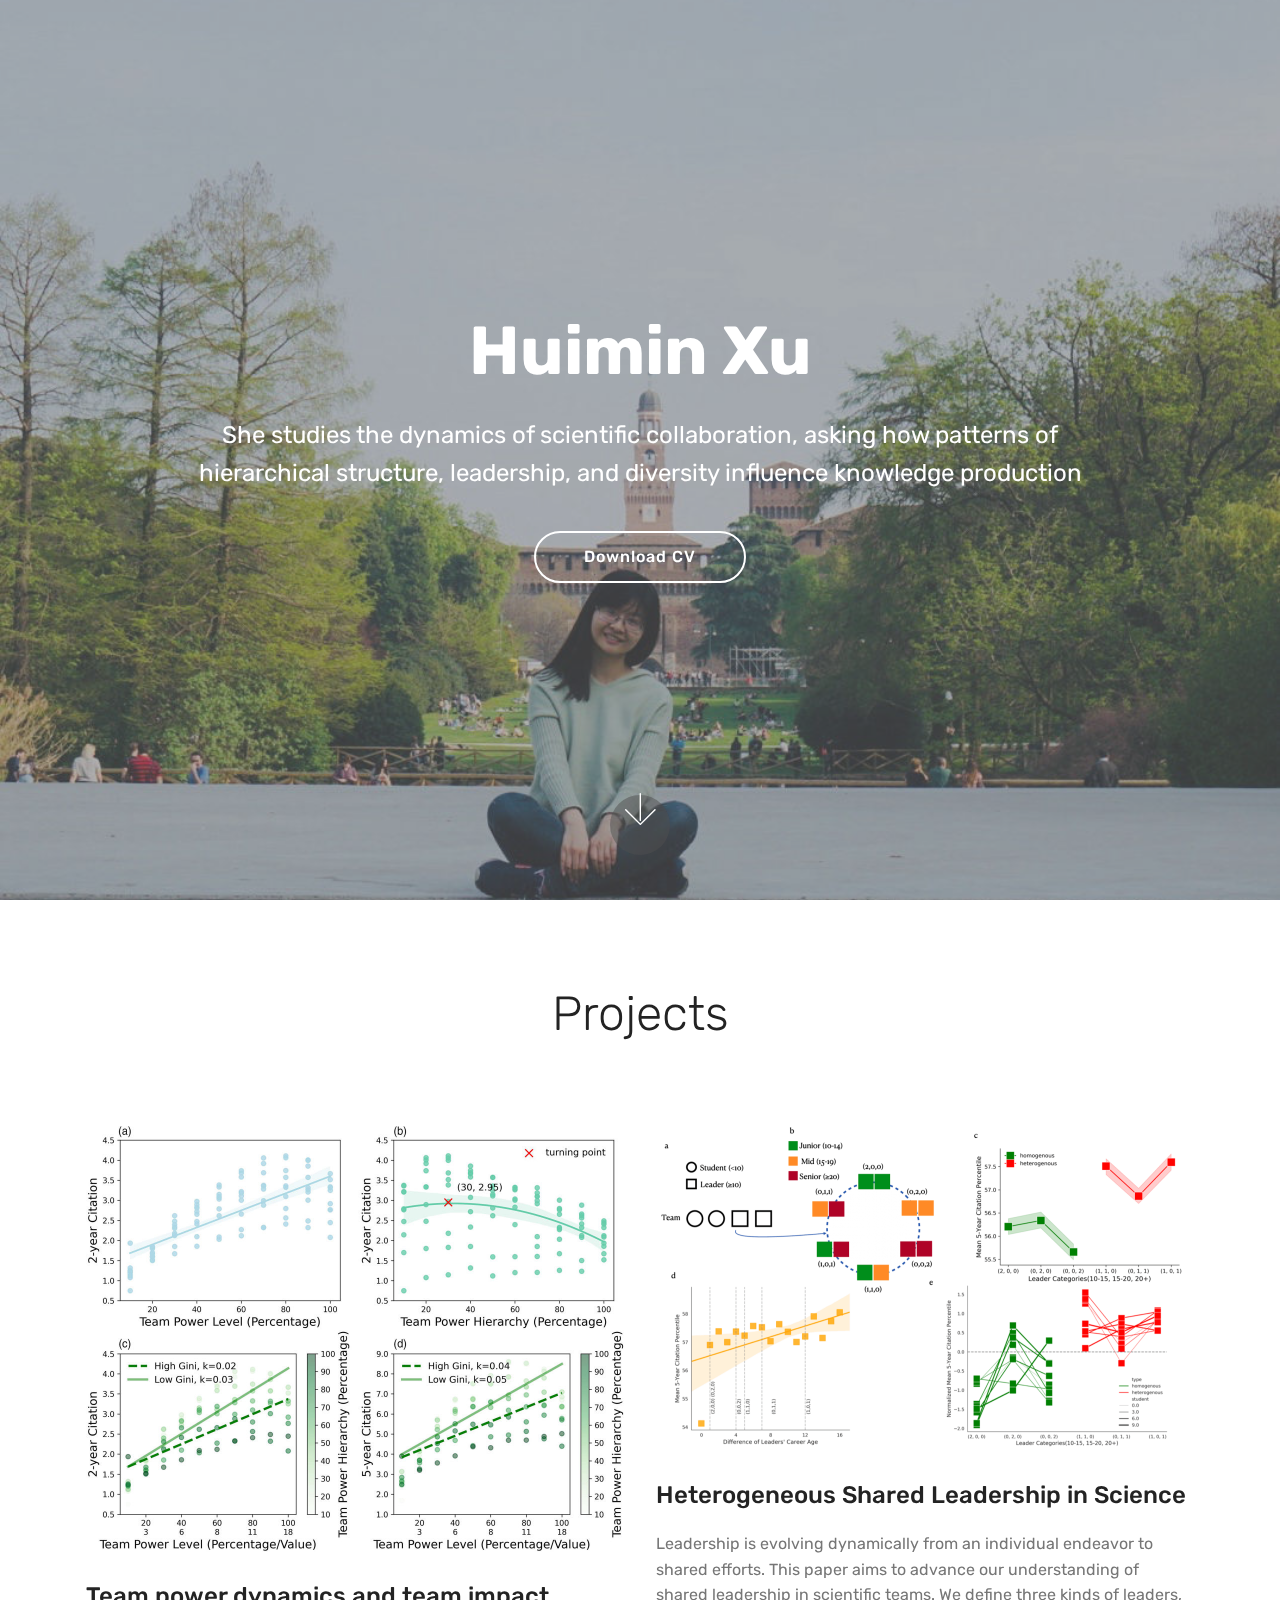
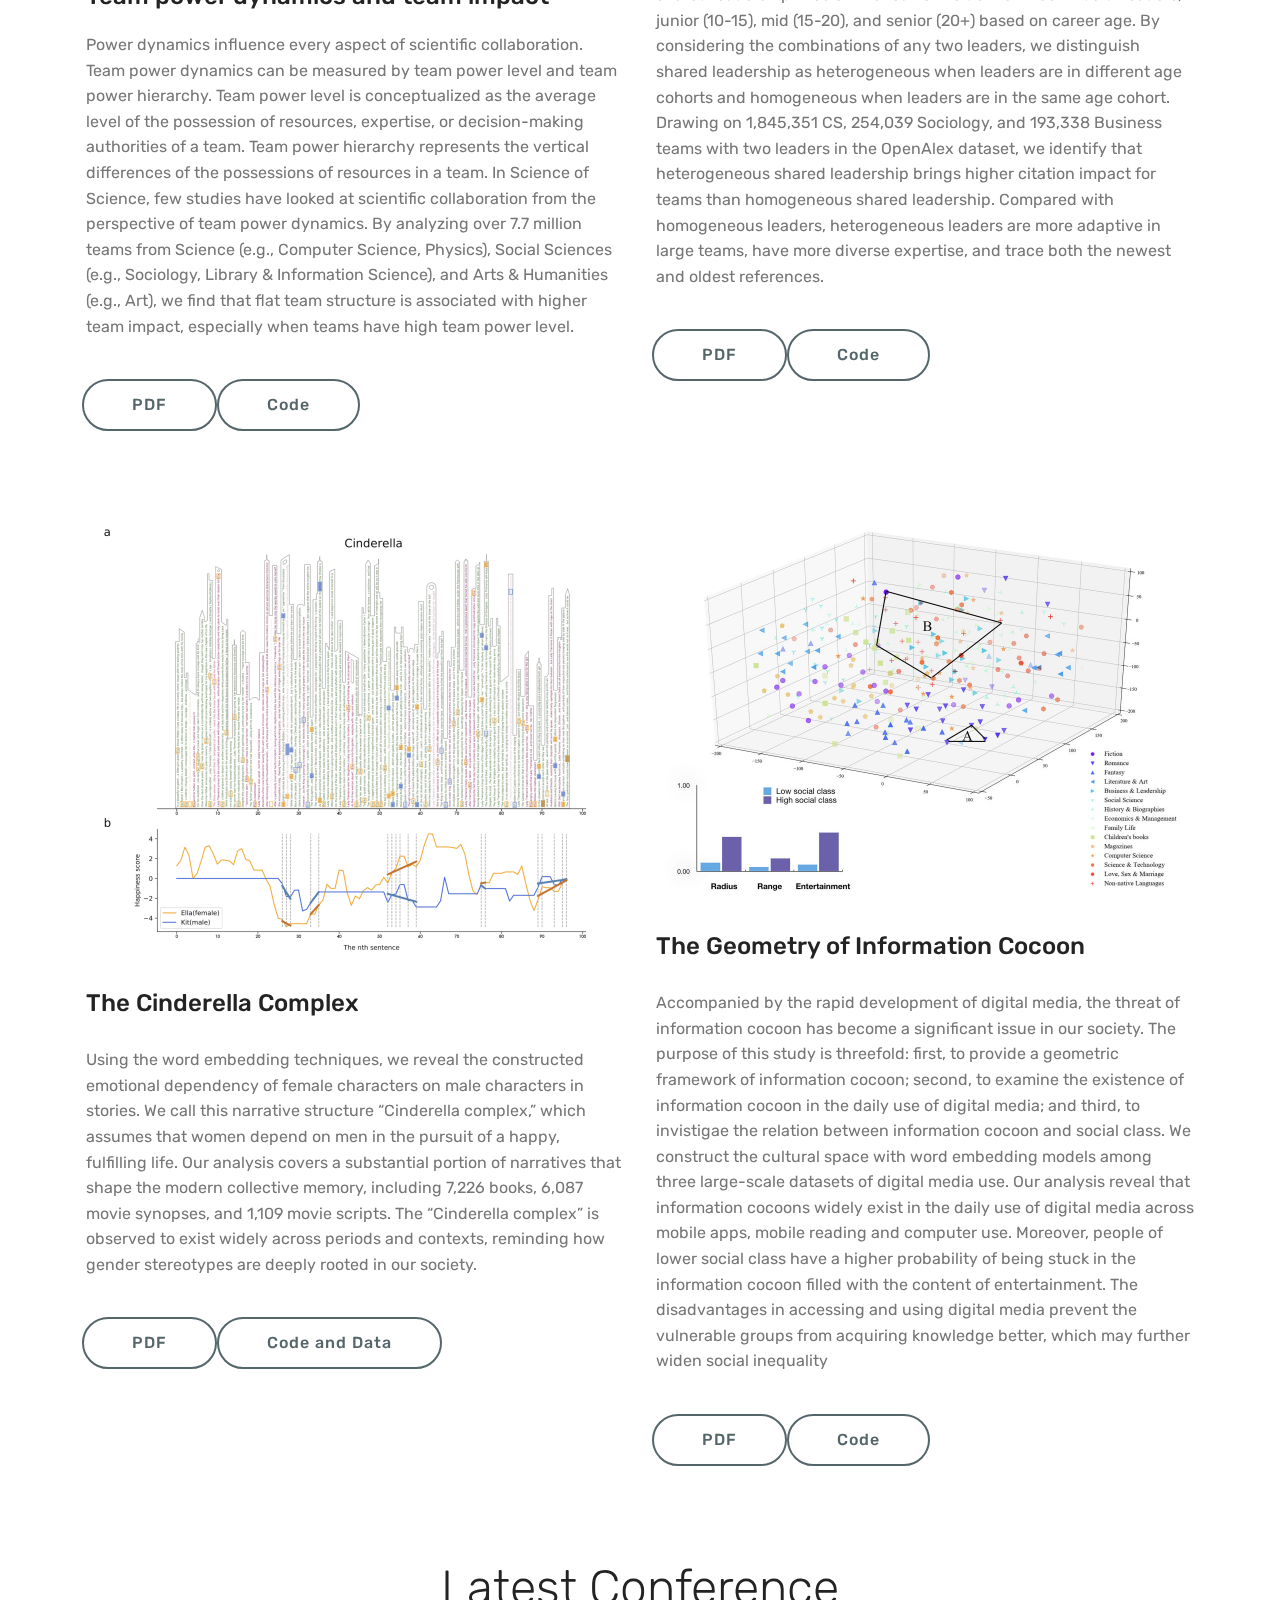
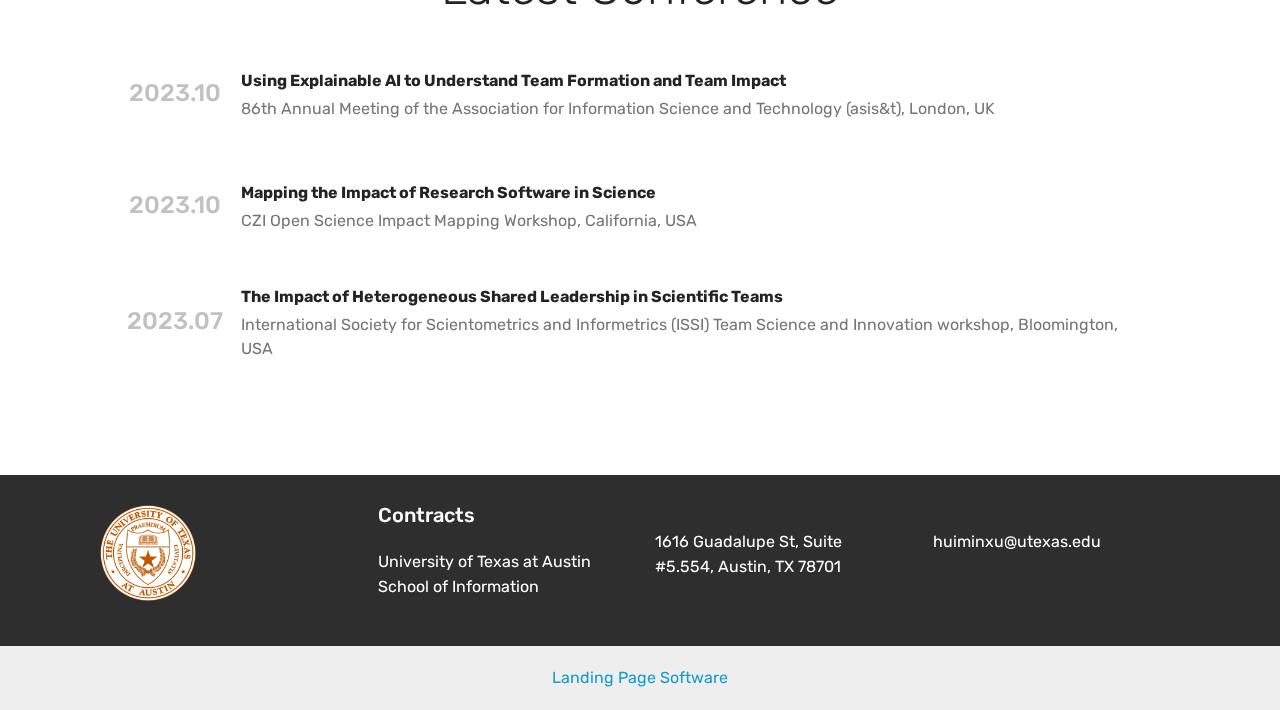
<file: index.html>
<!DOCTYPE html>
<html  >
<head>
  <!-- Site made with Mobirise Website Builder v5.9.6, https://mobirise.com -->
  <meta charset="UTF-8">
  <meta http-equiv="X-UA-Compatible" content="IE=edge">
  <meta name="generator" content="Mobirise v5.9.6, mobirise.com">
  <meta name="viewport" content="width=device-width, initial-scale=1, minimum-scale=1">
  <link rel="shortcut icon" href="assets/images/logo2.png" type="image/x-icon">
  <meta name="description" content="">
  
  
  <title>Home</title>
  <link rel="stylesheet" href="assets/web/assets/mobirise-icons/mobirise-icons.css">
  <link rel="stylesheet" href="assets/bootstrap/css/bootstrap.min.css">
  <link rel="stylesheet" href="assets/bootstrap/css/bootstrap-grid.min.css">
  <link rel="stylesheet" href="assets/bootstrap/css/bootstrap-reboot.min.css">
  <link rel="stylesheet" href="assets/tether/tether.min.css">
  <link rel="stylesheet" href="assets/dropdown/css/style.css">
  <link rel="stylesheet" href="assets/socicon/css/styles.css">
  <link rel="stylesheet" href="assets/theme/css/style.css">
  <link rel="preload" href="https://fonts.googleapis.com/css?family=Rubik:300,400,500,600,700,800,900,300i,400i,500i,600i,700i,800i,900i&display=swap" as="style" onload="this.onload=null;this.rel='stylesheet'">
  <noscript><link rel="stylesheet" href="https://fonts.googleapis.com/css?family=Rubik:300,400,500,600,700,800,900,300i,400i,500i,600i,700i,800i,900i&display=swap"></noscript>
  <link rel="preload" as="style" href="assets/mobirise/css/mbr-additional.css"><link rel="stylesheet" href="assets/mobirise/css/mbr-additional.css" type="text/css">

  
  
  
</head>
<body>
  
  <section class="menu cid-qTkzRZLJNu" once="menu" id="menu1-0">

    

    <nav class="navbar navbar-expand beta-menu navbar-dropdown align-items-center navbar-fixed-top navbar-toggleable-sm bg-color transparent">
        <button class="navbar-toggler navbar-toggler-right" type="button" data-toggle="collapse" data-target="#navbarSupportedContent" aria-controls="navbarSupportedContent" aria-expanded="false" aria-label="Toggle navigation">
            <div class="hamburger">
                <span></span>
                <span></span>
                <span></span>
                <span></span>
            </div>
        </button>
        <div class="menu-logo">
            <div class="navbar-brand">
                
                
            </div>
        </div>
        <div class="collapse navbar-collapse" id="navbarSupportedContent">
            
            
        </div>
    </nav>
</section>

<section class="cid-qTkA127IK8 mbr-fullscreen mbr-parallax-background" id="header2-1">

    

    <div class="mbr-overlay" style="opacity: 0.5; background-color: rgb(118, 118, 118);"></div>

    <div class="container align-center">
        <div class="row justify-content-md-center">
            <div class="mbr-white col-md-10">
                <h1 class="mbr-section-title mbr-bold pb-3 mbr-fonts-style display-1">Huimin Xu</h1>
                
                <p class="mbr-text pb-3 mbr-fonts-style display-5">She studies the dynamics of scientific collaboration, asking how patterns of hierarchical structure, leadership, and diversity influence knowledge production</p>
                <div class="mbr-section-btn"><a class="btn btn-md btn-white-outline display-4" href="assets/files/HUIMIN-XU_CV_adademia.pdf" target="_blank">Download CV</a></div>
            </div>
        </div>
    </div>
    <div class="mbr-arrow hidden-sm-down" aria-hidden="true">
        <a href="#next">
            <i class="mbri-down mbr-iconfont"></i>
        </a>
    </div>
</section>

<section class="services1 cid-tS6YcXbshu" id="services1-v">
    <!---->
    
    <!---->
    <!--Overlay-->
    
    <!--Container-->
    <div class="container">
        <div class="row justify-content-center">
            <!--Titles-->
            <div class="title pb-5 col-12">
                <h2 class="align-left pb-3 mbr-fonts-style display-2">
                    Projects</h2>
                
            </div>
            <!--Card-1-->
            <div class="card col-12 col-md-6 p-3">
                <div class="card-wrapper">
                    <div class="card-img">
                        <img src="assets/images/asi24653-fig-0005-m-1076x852.jpg" alt="Mobirise" title="">
                    </div>
                    <div class="card-box">
                        <h4 class="card-title mbr-fonts-style display-5">Team power dynamics and team impact</h4>
                        <p class="mbr-text mbr-fonts-style display-7">Power dynamics influence every aspect of scientific collaboration. Team power dynamics can be measured by team power level and team power hierarchy. Team power level is conceptualized as the average level of the possession of resources, expertise, or decision-making authorities of a team. Team power hierarchy represents the vertical differences of the possessions of resources in a team. In Science of Science, few studies have looked at scientific collaboration from the perspective of team power dynamics. By analyzing over 7.7 million teams from Science (e.g., Computer Science, Physics), Social Sciences (e.g., Sociology, Library &amp; Information Science), and Arts &amp; Humanities (e.g., Art), we find that flat team structure is associated with higher team impact, especially when teams have high team power level.&nbsp;<br></p>
                        <!--Btn-->
                        <div class="mbr-section-btn align-left"><a href="https://asistdl.onlinelibrary.wiley.com/doi/full/10.1002/asi.24653" class="btn btn-warning-outline display-4" target="_blank">
                                PDF</a> <a href="https://github.com/xuhuimin2017/teampowerdynamics" class="btn btn-warning-outline display-4" target="_blank">
                                Code</a></div>
                    </div>
                </div>
            </div>
            <!--Card-2-->
            <div class="card col-12 col-md-6 p-3 last-child">
                <div class="card-wrapper">
                    <div class="card-img">
                        <img src="assets/images/picture1-1076x650.png" alt="Mobirise" title="">
                    </div>
                    <div class="card-box">
                        <h4 class="card-title mbr-fonts-style display-5">Heterogeneous Shared Leadership in Science</h4>
                        <p class="mbr-text mbr-fonts-style display-7">Leadership is evolving dynamically from an individual endeavor to shared efforts. This paper aims to advance our understanding of shared leadership in scientific teams. We define three kinds of leaders, junior (10-15), mid (15-20), and senior (20+) based on career age. By considering the combinations of any two leaders, we distinguish shared leadership as heterogeneous when leaders are in different age cohorts and homogeneous when leaders are in the same age cohort. Drawing on 1,845,351 CS, 254,039 Sociology, and 193,338 Business teams with two leaders in the OpenAlex dataset, we identify that heterogeneous shared leadership brings higher citation impact for teams than homogeneous shared leadership. Compared with homogeneous leaders, heterogeneous leaders are more adaptive in large teams, have more diverse expertise, and trace both the newest and oldest references.</p>
                        <!--Btn-->
                        <div class="mbr-section-btn align-left"><a href="https://arxiv.org/abs/2306.15804" class="btn btn-warning-outline display-4" target="_blank">
                                PDF</a> <a href="https://github.com/xuhuimin2017/sharedleadership" class="btn btn-warning-outline display-4" target="_blank">Code</a></div>
                    </div>
                </div>
            </div>
            <!--Card-3-->
            
            <!--Card-4-->
            
        </div>
    </div>
</section>

<section class="services1 cid-rKDtFszS0U" id="services1-d">
    <!---->
    
    <!---->
    <!--Overlay-->
    
    <!--Container-->
    <div class="container">
        <div class="row justify-content-center">
            <!--Titles-->
            <div class="title pb-5 col-12">
                
                
            </div>
            <!--Card-1-->
            <div class="card col-12 col-md-6 p-3">
                <div class="card-wrapper">
                    <div class="card-img">
                        <img src="assets/images/-2019-12-14-10.04.32-1076x896.png" alt="Mobirise" title="">
                    </div>
                    <div class="card-box">
                        <h4 class="card-title mbr-fonts-style display-5">The Cinderella Complex</h4>
                        <p class="mbr-text mbr-fonts-style display-7">Using the word embedding techniques, we reveal the constructed emotional dependency of female characters on male characters in stories. We call this narrative structure “Cinderella complex,” which assumes that women depend on men in the pursuit of a happy, fulfilling life. Our analysis covers a substantial portion of narratives that shape the modern collective memory, including 7,226 books, 6,087 movie synopses, and 1,109 movie scripts. The “Cinderella complex” is observed to exist widely across periods and contexts, reminding how gender stereotypes are deeply rooted in our society.</p>
                        <!--Btn-->
                        <div class="mbr-section-btn align-left"><a href="https://journals.plos.org/plosone/article?id=10.1371/journal.pone.0225385" class="btn btn-warning-outline display-4" target="_blank">
                                PDF</a> <a href="https://github.com/xuhuimin2017/storyshape" class="btn btn-warning-outline display-4" target="_blank">
                                Code and Data</a></div>
                    </div>
                </div>
            </div>
            <!--Card-2-->
            <div class="card col-12 col-md-6 p-3 last-child">
                <div class="card-wrapper">
                    <div class="card-img">
                        <img src="assets/images/figure1-1076x782.jpg" alt="Mobirise" title="">
                    </div>
                    <div class="card-box">
                        <h4 class="card-title mbr-fonts-style display-5">The Geometry of Information Cocoon</h4>
                        <p class="mbr-text mbr-fonts-style display-7">
                            Accompanied by the rapid development of digital media, the threat of information cocoon has become a significant issue in our society. The purpose of this study is threefold: first, to provide a geometric framework of information cocoon; second, to examine the existence of information cocoon in the daily use of digital media; and third, to invistigae the relation between information cocoon and social class. We construct the cultural space with word embedding models among three large-scale datasets of digital media use. Our analysis reveal that information cocoons widely exist in the daily use of digital media across mobile apps, mobile reading and computer use. Moreover, people of lower social class have a higher probability of being stuck in the information cocoon filled with the content of entertainment. The disadvantages in accessing and using digital media prevent the vulnerable groups from acquiring knowledge better, which may further widen social inequality</p>
                        <!--Btn-->
                        <div class="mbr-section-btn align-left"><a href="https://arxiv.org/abs/2007.10083" class="btn btn-warning-outline display-4" target="_blank">
                                PDF</a> <a href="https://github.com/xuhuimin2017/The-Geometry-of-Information-Cocoon" class="btn btn-warning-outline display-4" target="_blank">Code</a></div>
                    </div>
                </div>
            </div>
            <!--Card-3-->
            
            <!--Card-4-->
            
        </div>
    </div>
</section>

<section class="counters3 counters cid-tS6RQ2KLcJ" id="counters3-t">

    

    

    <div class="container pt-4 mt-2">
        <h2 class="mbr-section-title pb-3 align-center mbr-fonts-style display-2">Latest Conference</h2>
        
        <div>
            
            <div class="cards-block">
                <div class="cards-container">
                    <div class="card px-3 align-left col-12">
                        <div class="panel-item p-4 d-flex align-items-center">
                            <div class="card-img pr-3 d-flex align-items-center align-left">
                                
                                <h3 class="count py-3 mbr-fonts-style display-5">
                                    2023.10</h3>
                            </div>
                            <div class="card-text">
                                <h4 class="mbr-content-title mbr-bold mbr-fonts-style display-7">Using Explainable AI to Understand Team Formation and Team Impact</h4>
                                <p class="mbr-content-text mbr-fonts-style display-7">86th Annual Meeting of the Association for Information Science and Technology (asis&amp;t),&nbsp;London, UK &nbsp;</p>
                            </div>
                        </div>
                    </div>
                    <div class="card px-3 align-left col-12">
                        <div class="panel-item p-4 d-flex align-items-center">
                            <div class="card-img pr-3 d-flex align-items-center align-left">
                                
                                <h3 class="count py-3 mbr-fonts-style display-5">
                                    2023.10</h3>
                            </div>
                            <div class="card-text">
                                <h4 class="mbr-content-title mbr-bold mbr-fonts-style display-7">Mapping the Impact of Research Software in Science&nbsp;</h4>
                                <p class="mbr-content-text mbr-fonts-style display-7">CZI Open Science Impact Mapping Workshop,&nbsp;California, USA</p>
                            </div>
                        </div>
                    </div>
                    <div class="card px-3 align-left col-12">
                        <div class="panel-item p-4 d-flex align-items-center">
                            <div class="card-img pr-3 d-flex align-items-center align-left">
                                
                                <h3 class="count py-3 mbr-fonts-style display-5">
                                    2023.07</h3>
                            </div>
                            <div class="card-text">
                                <h4 class="mbr-content-title mbr-bold mbr-fonts-style display-7">The Impact of Heterogeneous Shared Leadership in Scientific Teams</h4>
                                <p class="mbr-content-text mbr-fonts-style display-7">
                                        International Society for Scientometrics and Informetrics (ISSI) Team Science and Innovation workshop,&nbsp;Bloomington, USA&nbsp;</p>
                            </div>
                        </div>
                    </div>
                    
                </div>
            </div>
        </div>
    </div>
</section>

<section class="cid-tS71veD9fd" id="footer1-w">

    

    

    <div class="container">
        <div class="media-container-row content text-white">
            <div class="col-12 col-md-3">
                <div class="media-wrap">
                    <a href="https://mobiri.se/">
                        <img src="assets/images/1200px-university-of-texas-at-austin-seal.svg-320x320.png" alt="Mobirise">
                    </a>
                </div>
            </div>
            <div class="col-12 col-md-3 mbr-fonts-style display-7">
                <h5 class="pb-3">Contracts</h5>
                <p class="mbr-text">University of Texas at Austin<br>School of Information</p>
            </div>
            <div class="col-12 col-md-3 mbr-fonts-style display-7">
                <h5 class="pb-3"></h5>
                <p class="mbr-text">1616 Guadalupe St, Suite #5.554, Austin, TX 78701</p>
            </div>
            <div class="col-12 col-md-3 mbr-fonts-style display-7">
                <h5 class="pb-3"></h5>
                <p class="mbr-text">huiminxu@utexas.edu</p>
            </div>
        </div>
        
    </div>
</section><section class="display-7" style="padding: 0;align-items: center;justify-content: center;flex-wrap: wrap;    align-content: center;display: flex;position: relative;height: 4rem;"><a href="https://mobiri.se/3093674" style="flex: 1 1;height: 4rem;position: absolute;width: 100%;z-index: 1;"><img alt="" style="height: 4rem;" src="[data-uri]"></a><p style="margin: 0;text-align: center;" class="display-7">&#8204;</p><a style="z-index:1" href="https://mobirise.com/builder/landing-page-software.html">Landing Page Software</a></section><script src="assets/popper/popper.min.js"></script>  <script src="assets/web/assets/jquery/jquery.min.js"></script>  <script src="assets/bootstrap/js/bootstrap.min.js"></script>  <script src="assets/tether/tether.min.js"></script>  <script src="assets/smoothscroll/smooth-scroll.js"></script>  <script src="assets/dropdown/js/nav-dropdown.js"></script>  <script src="assets/dropdown/js/navbar-dropdown.js"></script>  <script src="assets/touchswipe/jquery.touch-swipe.min.js"></script>  <script src="assets/parallax/jarallax.min.js"></script>  <script src="assets/viewportchecker/jquery.viewportchecker.js"></script>  <script src="assets/theme/js/script.js"></script>  
  
  
</body>
</html>
</file>
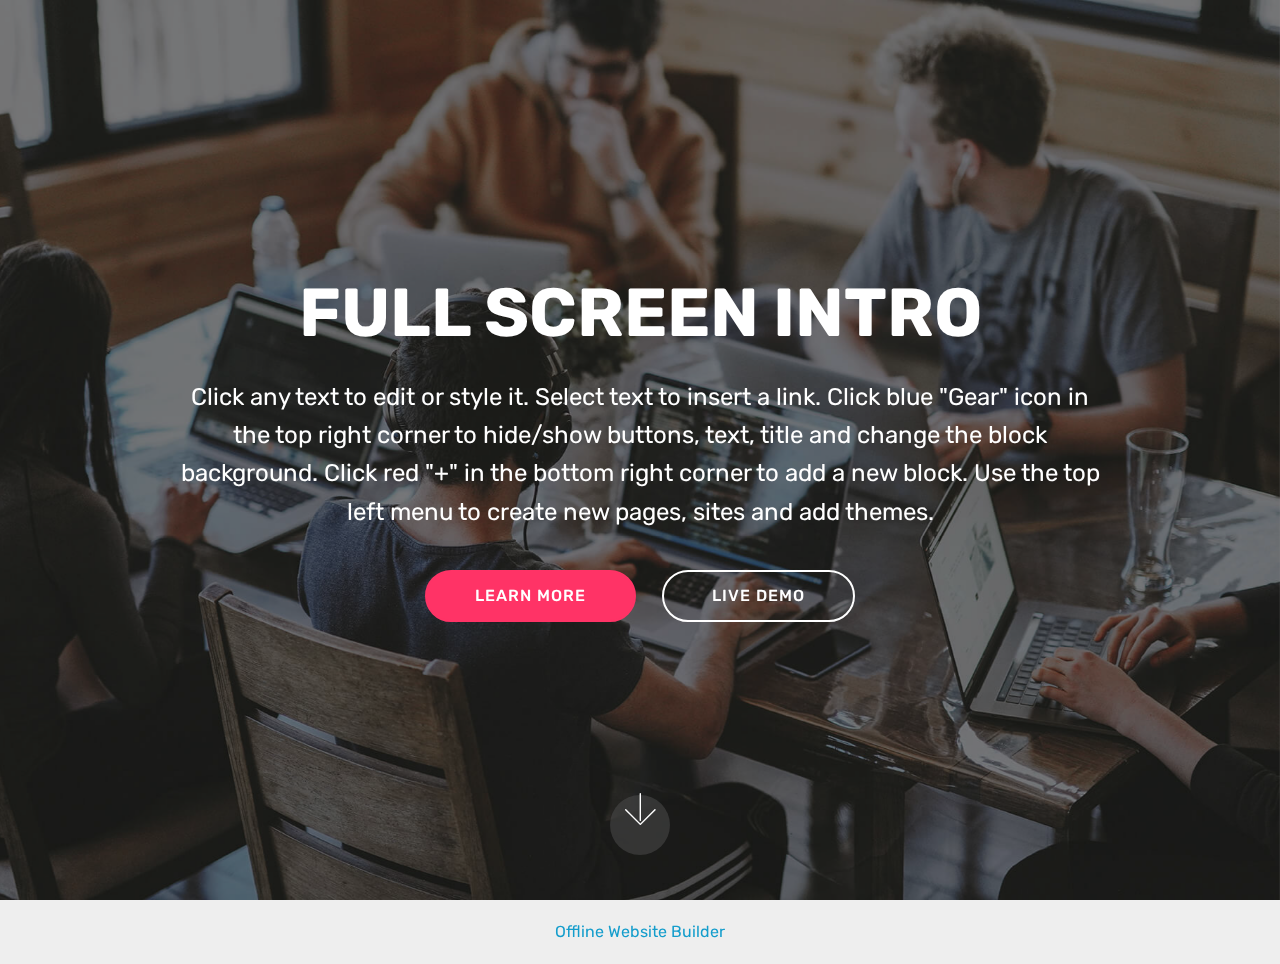
<file: page1.html>
<!DOCTYPE html>
<html  >
<head>
  <!-- Site made with Mobirise Website Builder v5.9.6, https://mobirise.com -->
  <meta charset="UTF-8">
  <meta http-equiv="X-UA-Compatible" content="IE=edge">
  <meta name="generator" content="Mobirise v5.9.6, mobirise.com">
  <meta name="viewport" content="width=device-width, initial-scale=1, minimum-scale=1">
  <link rel="shortcut icon" href="assets/images/logo2.png" type="image/x-icon">
  <meta name="description" content="Website Maker Description">
  
  
  <title>ic2s2</title>
  <link rel="stylesheet" href="assets/web/assets/mobirise-icons/mobirise-icons.css">
  <link rel="stylesheet" href="assets/bootstrap/css/bootstrap.min.css">
  <link rel="stylesheet" href="assets/bootstrap/css/bootstrap-grid.min.css">
  <link rel="stylesheet" href="assets/bootstrap/css/bootstrap-reboot.min.css">
  <link rel="stylesheet" href="assets/tether/tether.min.css">
  <link rel="stylesheet" href="assets/dropdown/css/style.css">
  <link rel="stylesheet" href="assets/theme/css/style.css">
  <link rel="preload" href="https://fonts.googleapis.com/css?family=Rubik:300,400,500,600,700,800,900,300i,400i,500i,600i,700i,800i,900i&display=swap" as="style" onload="this.onload=null;this.rel='stylesheet'">
  <noscript><link rel="stylesheet" href="https://fonts.googleapis.com/css?family=Rubik:300,400,500,600,700,800,900,300i,400i,500i,600i,700i,800i,900i&display=swap"></noscript>
  <link rel="preload" as="style" href="assets/mobirise/css/mbr-additional.css"><link rel="stylesheet" href="assets/mobirise/css/mbr-additional.css" type="text/css">

  
  
  
</head>
<body>
  
  <section class="menu cid-qTkzRZLJNu" once="menu" id="menu1-b">

    

    <nav class="navbar navbar-expand beta-menu navbar-dropdown align-items-center navbar-fixed-top navbar-toggleable-sm bg-color transparent">
        <button class="navbar-toggler navbar-toggler-right" type="button" data-toggle="collapse" data-target="#navbarSupportedContent" aria-controls="navbarSupportedContent" aria-expanded="false" aria-label="Toggle navigation">
            <div class="hamburger">
                <span></span>
                <span></span>
                <span></span>
                <span></span>
            </div>
        </button>
        <div class="menu-logo">
            <div class="navbar-brand">
                
                
            </div>
        </div>
        <div class="collapse navbar-collapse" id="navbarSupportedContent">
            
            
        </div>
    </nav>
</section>

<section class="cid-rvadegtGH7 mbr-fullscreen mbr-parallax-background" id="header2-c">

    

    <div class="mbr-overlay" style="opacity: 0.5; background-color: rgb(35, 35, 35);"></div>

    <div class="container align-center">
        <div class="row justify-content-md-center">
            <div class="mbr-white col-md-10">
                <h1 class="mbr-section-title mbr-bold pb-3 mbr-fonts-style display-1">
                    FULL SCREEN INTRO
                </h1>
                
                <p class="mbr-text pb-3 mbr-fonts-style display-5">
                    Click any text to edit or style it. Select text to insert a link. Click blue "Gear" icon in the top right corner to hide/show buttons, text, title and change the block background. Click red "+" in the bottom right corner to add a new block. Use the top left menu to create new pages, sites and add themes.
                </p>
                <div class="mbr-section-btn">
                    <a class="btn btn-md btn-secondary display-4" href="https://mobirise.co">LEARN MORE</a>
                    <a class="btn btn-md btn-white-outline display-4" href="https://mobirise.co">LIVE DEMO</a>
                </div>
            </div>
        </div>
    </div>
    <div class="mbr-arrow hidden-sm-down" aria-hidden="true">
        <a href="#next">
            <i class="mbri-down mbr-iconfont"></i>
        </a>
    </div>
</section><section class="display-7" style="padding: 0;align-items: center;justify-content: center;flex-wrap: wrap;    align-content: center;display: flex;position: relative;height: 4rem;"><a href="https://mobiri.se/3093674" style="flex: 1 1;height: 4rem;position: absolute;width: 100%;z-index: 1;"><img alt="" style="height: 4rem;" src="[data-uri]"></a><p style="margin: 0;text-align: center;" class="display-7">&#8204;</p><a style="z-index:1" href="https://mobirise.com/offline-website-builder.html">Offline Website Builder</a></section><script src="assets/popper/popper.min.js"></script>  <script src="assets/web/assets/jquery/jquery.min.js"></script>  <script src="assets/bootstrap/js/bootstrap.min.js"></script>  <script src="assets/tether/tether.min.js"></script>  <script src="assets/smoothscroll/smooth-scroll.js"></script>  <script src="assets/dropdown/js/nav-dropdown.js"></script>  <script src="assets/dropdown/js/navbar-dropdown.js"></script>  <script src="assets/touchswipe/jquery.touch-swipe.min.js"></script>  <script src="assets/parallax/jarallax.min.js"></script>  <script src="assets/theme/js/script.js"></script>  
  
  
</body>
</html>
</file>
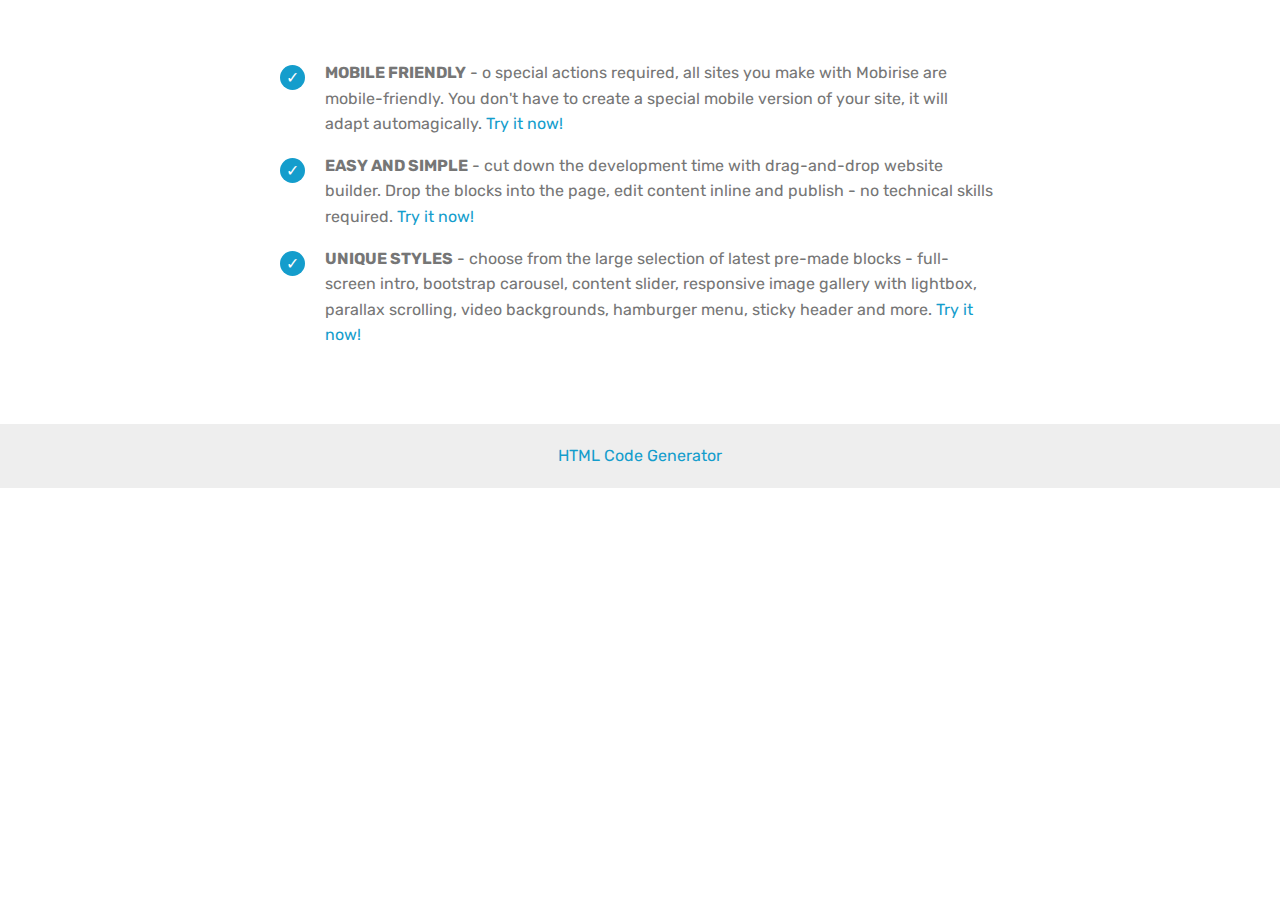
<file: page2.html>
<!DOCTYPE html>
<html  >
<head>
  <!-- Site made with Mobirise Website Builder v5.9.6, https://mobirise.com -->
  <meta charset="UTF-8">
  <meta http-equiv="X-UA-Compatible" content="IE=edge">
  <meta name="generator" content="Mobirise v5.9.6, mobirise.com">
  <meta name="viewport" content="width=device-width, initial-scale=1, minimum-scale=1">
  <link rel="shortcut icon" href="assets/images/logo2.png" type="image/x-icon">
  <meta name="description" content="Web Site Generator Description">
  
  
  <title>Page 2</title>
  <link rel="stylesheet" href="assets/web/assets/mobirise-icons/mobirise-icons.css">
  <link rel="stylesheet" href="assets/bootstrap/css/bootstrap.min.css">
  <link rel="stylesheet" href="assets/bootstrap/css/bootstrap-grid.min.css">
  <link rel="stylesheet" href="assets/bootstrap/css/bootstrap-reboot.min.css">
  <link rel="stylesheet" href="assets/tether/tether.min.css">
  <link rel="stylesheet" href="assets/dropdown/css/style.css">
  <link rel="stylesheet" href="assets/theme/css/style.css">
  <link rel="preload" href="https://fonts.googleapis.com/css?family=Rubik:300,400,500,600,700,800,900,300i,400i,500i,600i,700i,800i,900i&display=swap" as="style" onload="this.onload=null;this.rel='stylesheet'">
  <noscript><link rel="stylesheet" href="https://fonts.googleapis.com/css?family=Rubik:300,400,500,600,700,800,900,300i,400i,500i,600i,700i,800i,900i&display=swap"></noscript>
  <link rel="preload" as="style" href="assets/mobirise/css/mbr-additional.css"><link rel="stylesheet" href="assets/mobirise/css/mbr-additional.css" type="text/css">

  
  
  
</head>
<body>
  
  <section class="menu cid-qTkzRZLJNu" once="menu" id="menu1-f">

    

    <nav class="navbar navbar-expand beta-menu navbar-dropdown align-items-center navbar-fixed-top navbar-toggleable-sm bg-color transparent">
        <button class="navbar-toggler navbar-toggler-right" type="button" data-toggle="collapse" data-target="#navbarSupportedContent" aria-controls="navbarSupportedContent" aria-expanded="false" aria-label="Toggle navigation">
            <div class="hamburger">
                <span></span>
                <span></span>
                <span></span>
                <span></span>
            </div>
        </button>
        <div class="menu-logo">
            <div class="navbar-brand">
                
                
            </div>
        </div>
        <div class="collapse navbar-collapse" id="navbarSupportedContent">
            
            
        </div>
    </nav>
</section>

<section class="mbr-section article content12 cid-rKDxRvDs5x" id="content12-g">
     

    <div class="container">
        <div class="media-container-row">
            <div class="mbr-text counter-container col-12 col-md-8 mbr-fonts-style display-7">
                <ul>
                    <li><strong>MOBILE FRIENDLY</strong> - o special actions required, all sites you make with Mobirise are mobile-friendly. You don't have to create a special mobile version of your site, it will adapt automagically. <a href="https://mobirise.co/">Try it now!</a></li>
                    <li><strong>EASY AND SIMPLE</strong> - cut down the development time with drag-and-drop website builder. Drop the blocks into the page, edit content inline and publish - no technical skills required. <a href="https://mobirise.co/">Try it now!</a></li>
                    <li><strong>UNIQUE STYLES</strong> - choose from the large selection of latest pre-made blocks - full-screen intro, bootstrap carousel, content slider, responsive image gallery with lightbox, parallax scrolling, video backgrounds, hamburger menu, sticky header and more. <a href="https://mobirise.co/">Try it now!</a></li>
                </ul>
            </div>
        </div>
    </div>
</section><section class="display-7" style="padding: 0;align-items: center;justify-content: center;flex-wrap: wrap;    align-content: center;display: flex;position: relative;height: 4rem;"><a href="https://mobiri.se/3093674" style="flex: 1 1;height: 4rem;position: absolute;width: 100%;z-index: 1;"><img alt="" style="height: 4rem;" src="[data-uri]"></a><p style="margin: 0;text-align: center;" class="display-7">&#8204;</p><a style="z-index:1" href="https://mobirise.com/builder/html-code-generator.html">HTML Code Generator</a></section><script src="assets/popper/popper.min.js"></script>  <script src="assets/web/assets/jquery/jquery.min.js"></script>  <script src="assets/bootstrap/js/bootstrap.min.js"></script>  <script src="assets/tether/tether.min.js"></script>  <script src="assets/smoothscroll/smooth-scroll.js"></script>  <script src="assets/dropdown/js/nav-dropdown.js"></script>  <script src="assets/dropdown/js/navbar-dropdown.js"></script>  <script src="assets/touchswipe/jquery.touch-swipe.min.js"></script>  <script src="assets/theme/js/script.js"></script>  
  
  
</body>
</html>
</file>
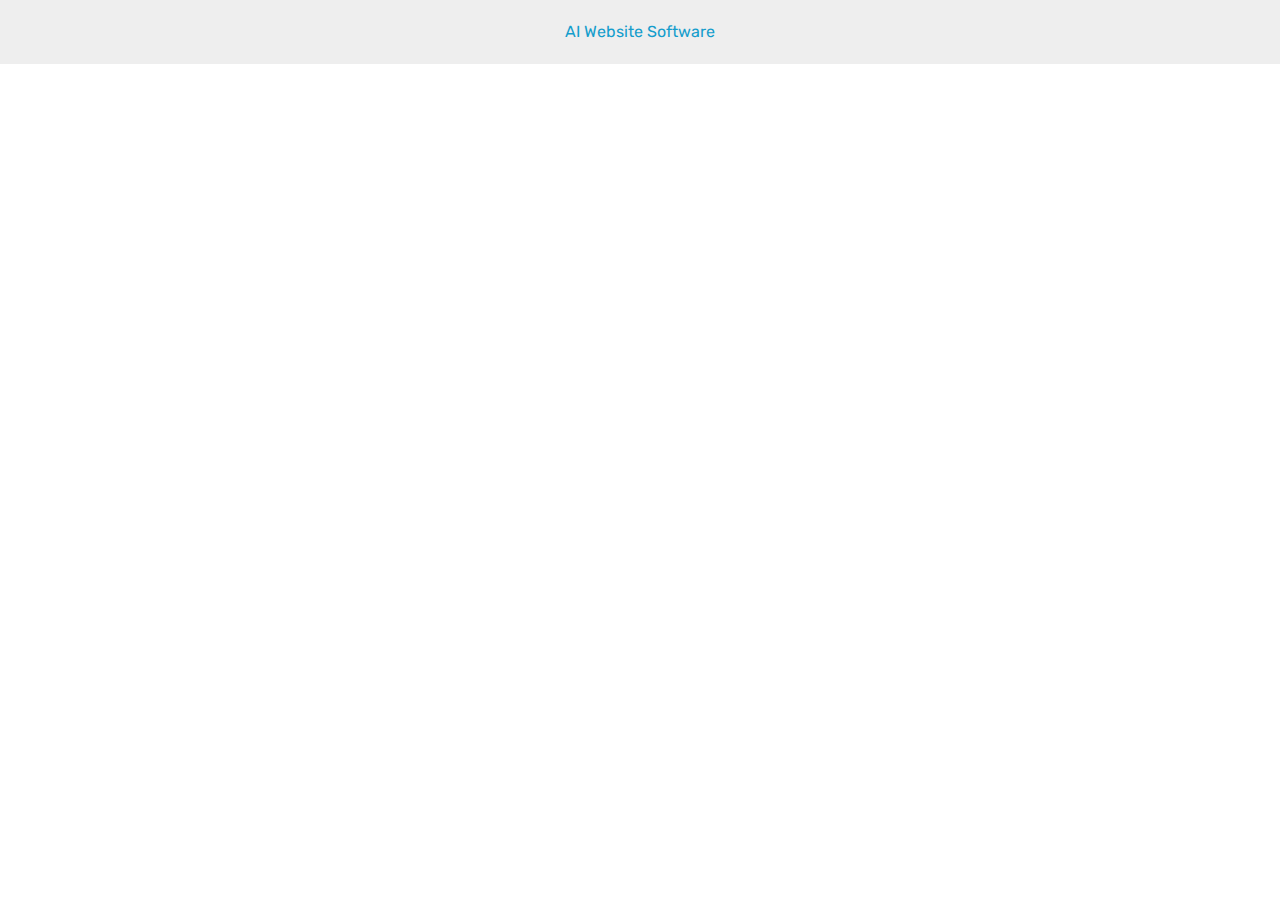
<file: page3.html>
<!DOCTYPE html>
<html  >
<head>
  <!-- Site made with Mobirise Website Builder v5.9.6, https://mobirise.com -->
  <meta charset="UTF-8">
  <meta http-equiv="X-UA-Compatible" content="IE=edge">
  <meta name="generator" content="Mobirise v5.9.6, mobirise.com">
  <meta name="viewport" content="width=device-width, initial-scale=1, minimum-scale=1">
  <link rel="shortcut icon" href="assets/images/logo2.png" type="image/x-icon">
  <meta name="description" content="Site Maker Description">
  
  
  <title>Page 3</title>
  <link rel="stylesheet" href="assets/web/assets/mobirise-icons/mobirise-icons.css">
  <link rel="stylesheet" href="assets/bootstrap/css/bootstrap.min.css">
  <link rel="stylesheet" href="assets/bootstrap/css/bootstrap-grid.min.css">
  <link rel="stylesheet" href="assets/bootstrap/css/bootstrap-reboot.min.css">
  <link rel="stylesheet" href="assets/tether/tether.min.css">
  <link rel="stylesheet" href="assets/dropdown/css/style.css">
  <link rel="stylesheet" href="assets/theme/css/style.css">
  <link rel="preload" href="https://fonts.googleapis.com/css?family=Rubik:300,400,500,600,700,800,900,300i,400i,500i,600i,700i,800i,900i&display=swap" as="style" onload="this.onload=null;this.rel='stylesheet'">
  <noscript><link rel="stylesheet" href="https://fonts.googleapis.com/css?family=Rubik:300,400,500,600,700,800,900,300i,400i,500i,600i,700i,800i,900i&display=swap"></noscript>
  <link rel="preload" as="style" href="assets/mobirise/css/mbr-additional.css"><link rel="stylesheet" href="assets/mobirise/css/mbr-additional.css" type="text/css">

  
  
  
</head>
<body>
  
  <section class="menu cid-qTkzRZLJNu" once="menu" id="menu1-x">

    

    <nav class="navbar navbar-expand beta-menu navbar-dropdown align-items-center navbar-fixed-top navbar-toggleable-sm bg-color transparent">
        <button class="navbar-toggler navbar-toggler-right" type="button" data-toggle="collapse" data-target="#navbarSupportedContent" aria-controls="navbarSupportedContent" aria-expanded="false" aria-label="Toggle navigation">
            <div class="hamburger">
                <span></span>
                <span></span>
                <span></span>
                <span></span>
            </div>
        </button>
        <div class="menu-logo">
            <div class="navbar-brand">
                
                
            </div>
        </div>
        <div class="collapse navbar-collapse" id="navbarSupportedContent">
            
            
        </div>
    </nav>
</section><section class="display-7" style="padding: 0;align-items: center;justify-content: center;flex-wrap: wrap;    align-content: center;display: flex;position: relative;height: 4rem;"><a href="https://mobiri.se/3093674" style="flex: 1 1;height: 4rem;position: absolute;width: 100%;z-index: 1;"><img alt="" style="height: 4rem;" src="[data-uri]"></a><p style="margin: 0;text-align: center;" class="display-7">&#8204;</p><a style="z-index:1" href="https://mobirise.com/builder/ai-website-builder.html">AI Website Software</a></section><script src="assets/popper/popper.min.js"></script>  <script src="assets/web/assets/jquery/jquery.min.js"></script>  <script src="assets/bootstrap/js/bootstrap.min.js"></script>  <script src="assets/tether/tether.min.js"></script>  <script src="assets/smoothscroll/smooth-scroll.js"></script>  <script src="assets/dropdown/js/nav-dropdown.js"></script>  <script src="assets/dropdown/js/navbar-dropdown.js"></script>  <script src="assets/touchswipe/jquery.touch-swipe.min.js"></script>  <script src="assets/theme/js/script.js"></script>  
  
  
</body>
</html>
</file>
<file: assets/web/assets/mobirise-icons/mobirise-icons.css>
@font-face {
  font-family: 'MobiriseIcons';
  src:  url('mobirise-icons.eot?spat4u');
  src:  url('mobirise-icons.eot?spat4u#iefix') format('embedded-opentype'),
    url('mobirise-icons.ttf?spat4u') format('truetype'),
    url('mobirise-icons.woff?spat4u') format('woff'),
    url('mobirise-icons.svg?spat4u#MobiriseIcons') format('svg');
  font-weight: normal;
  font-style: normal;
  font-display: swap;
}

[class^="mbri-"], [class*=" mbri-"] {
  /* use !important to prevent issues with browser extensions that change fonts */
  font-family: MobiriseIcons !important;
  speak: none;
  font-style: normal;
  font-weight: normal;
  font-variant: normal;
  text-transform: none;
  line-height: 1;

  /* Better Font Rendering =========== */
  -webkit-font-smoothing: antialiased;
  -moz-osx-font-smoothing: grayscale;
}

.mbri-add-submenu:before {
  content: "\e900";
}
.mbri-alert:before {
  content: "\e901";
}
.mbri-align-center:before {
  content: "\e902";
}
.mbri-align-justify:before {
  content: "\e903";
}
.mbri-align-left:before {
  content: "\e904";
}
.mbri-align-right:before {
  content: "\e905";
}
.mbri-android:before {
  content: "\e906";
}
.mbri-apple:before {
  content: "\e907";
}
.mbri-arrow-down:before {
  content: "\e908";
}
.mbri-arrow-next:before {
  content: "\e909";
}
.mbri-arrow-prev:before {
  content: "\e90a";
}
.mbri-arrow-up:before {
  content: "\e90b";
}
.mbri-bold:before {
  content: "\e90c";
}
.mbri-bookmark:before {
  content: "\e90d";
}
.mbri-bootstrap:before {
  content: "\e90e";
}
.mbri-briefcase:before {
  content: "\e90f";
}
.mbri-browse:before {
  content: "\e910";
}
.mbri-bulleted-list:before {
  content: "\e911";
}
.mbri-calendar:before {
  content: "\e912";
}
.mbri-camera:before {
  content: "\e913";
}
.mbri-cart-add:before {
  content: "\e914";
}
.mbri-cart-full:before {
  content: "\e915";
}
.mbri-cash:before {
  content: "\e916";
}
.mbri-change-style:before {
  content: "\e917";
}
.mbri-chat:before {
  content: "\e918";
}
.mbri-clock:before {
  content: "\e919";
}
.mbri-close:before {
  content: "\e91a";
}
.mbri-cloud:before {
  content: "\e91b";
}
.mbri-code:before {
  content: "\e91c";
}
.mbri-contact-form:before {
  content: "\e91d";
}
.mbri-credit-card:before {
  content: "\e91e";
}
.mbri-cursor-click:before {
  content: "\e91f";
}
.mbri-cust-feedback:before {
  content: "\e920";
}
.mbri-database:before {
  content: "\e921";
}
.mbri-delivery:before {
  content: "\e922";
}
.mbri-desktop:before {
  content: "\e923";
}
.mbri-devices:before {
  content: "\e924";
}
.mbri-down:before {
  content: "\e925";
}
.mbri-download:before {
  content: "\e989";
}
.mbri-drag-n-drop:before {
  content: "\e927";
}
.mbri-drag-n-drop2:before {
  content: "\e928";
}
.mbri-edit:before {
  content: "\e929";
}
.mbri-edit2:before {
  content: "\e92a";
}
.mbri-error:before {
  content: "\e92b";
}
.mbri-extension:before {
  content: "\e92c";
}
.mbri-features:before {
  content: "\e92d";
}
.mbri-file:before {
  content: "\e92e";
}
.mbri-flag:before {
  content: "\e92f";
}
.mbri-folder:before {
  content: "\e930";
}
.mbri-gift:before {
  content: "\e931";
}
.mbri-github:before {
  content: "\e932";
}
.mbri-globe:before {
  content: "\e933";
}
.mbri-globe-2:before {
  content: "\e934";
}
.mbri-growing-chart:before {
  content: "\e935";
}
.mbri-hearth:before {
  content: "\e936";
}
.mbri-help:before {
  content: "\e937";
}
.mbri-home:before {
  content: "\e938";
}
.mbri-hot-cup:before {
  content: "\e939";
}
.mbri-idea:before {
  content: "\e93a";
}
.mbri-image-gallery:before {
  content: "\e93b";
}
.mbri-image-slider:before {
  content: "\e93c";
}
.mbri-info:before {
  content: "\e93d";
}
.mbri-italic:before {
  content: "\e93e";
}
.mbri-key:before {
  content: "\e93f";
}
.mbri-laptop:before {
  content: "\e940";
}
.mbri-layers:before {
  content: "\e941";
}
.mbri-left-right:before {
  content: "\e942";
}
.mbri-left:before {
  content: "\e943";
}
.mbri-letter:before {
  content: "\e944";
}
.mbri-like:before {
  content: "\e945";
}
.mbri-link:before {
  content: "\e946";
}
.mbri-lock:before {
  content: "\e947";
}
.mbri-login:before {
  content: "\e948";
}
.mbri-logout:before {
  content: "\e949";
}
.mbri-magic-stick:before {
  content: "\e94a";
}
.mbri-map-pin:before {
  content: "\e94b";
}
.mbri-menu:before {
  content: "\e94c";
}
.mbri-mobile:before {
  content: "\e94d";
}
.mbri-mobile2:before {
  content: "\e94e";
}
.mbri-mobirise:before {
  content: "\e94f";
}
.mbri-more-horizontal:before {
  content: "\e950";
}
.mbri-more-vertical:before {
  content: "\e951";
}
.mbri-music:before {
  content: "\e952";
}
.mbri-new-file:before {
  content: "\e953";
}
.mbri-numbered-list:before {
  content: "\e954";
}
.mbri-opened-folder:before {
  content: "\e955";
}
.mbri-pages:before {
  content: "\e956";
}
.mbri-paper-plane:before {
  content: "\e957";
}
.mbri-paperclip:before {
  content: "\e958";
}
.mbri-photo:before {
  content: "\e959";
}
.mbri-photos:before {
  content: "\e95a";
}
.mbri-pin:before {
  content: "\e95b";
}
.mbri-play:before {
  content: "\e95c";
}
.mbri-plus:before {
  content: "\e95d";
}
.mbri-preview:before {
  content: "\e95e";
}
.mbri-print:before {
  content: "\e95f";
}
.mbri-protect:before {
  content: "\e960";
}
.mbri-question:before {
  content: "\e961";
}
.mbri-quote-left:before {
  content: "\e962";
}
.mbri-quote-right:before {
  content: "\e963";
}
.mbri-refresh:before {
  content: "\e964";
}
.mbri-responsive:before {
  content: "\e965";
}
.mbri-right:before {
  content: "\e966";
}
.mbri-rocket:before {
  content: "\e967";
}
.mbri-sad-face:before {
  content: "\e968";
}
.mbri-sale:before {
  content: "\e969";
}
.mbri-save:before {
  content: "\e96a";
}
.mbri-search:before {
  content: "\e96b";
}
.mbri-setting:before {
  content: "\e96c";
}
.mbri-setting2:before {
  content: "\e96d";
}
.mbri-setting3:before {
  content: "\e96e";
}
.mbri-share:before {
  content: "\e96f";
}
.mbri-shopping-bag:before {
  content: "\e970";
}
.mbri-shopping-basket:before {
  content: "\e971";
}
.mbri-shopping-cart:before {
  content: "\e972";
}
.mbri-sites:before {
  content: "\e973";
}
.mbri-smile-face:before {
  content: "\e974";
}
.mbri-speed:before {
  content: "\e975";
}
.mbri-star:before {
  content: "\e976";
}
.mbri-success:before {
  content: "\e977";
}
.mbri-sun:before {
  content: "\e978";
}
.mbri-sun2:before {
  content: "\e979";
}
.mbri-tablet:before {
  content: "\e97a";
}
.mbri-tablet-vertical:before {
  content: "\e97b";
}
.mbri-target:before {
  content: "\e97c";
}
.mbri-timer:before {
  content: "\e97d";
}
.mbri-to-ftp:before {
  content: "\e97e";
}
.mbri-to-local-drive:before {
  content: "\e97f";
}
.mbri-touch-swipe:before {
  content: "\e980";
}
.mbri-touch:before {
  content: "\e981";
}
.mbri-trash:before {
  content: "\e982";
}
.mbri-underline:before {
  content: "\e983";
}
.mbri-unlink:before {
  content: "\e984";
}
.mbri-unlock:before {
  content: "\e985";
}
.mbri-up-down:before {
  content: "\e986";
}
.mbri-up:before {
  content: "\e987";
}
.mbri-update:before {
  content: "\e988";
}
.mbri-upload:before {
 content: "\e926"; 
}
.mbri-user:before {
  content: "\e98a";
}
.mbri-user2:before {
  content: "\e98b";
}
.mbri-users:before {
  content: "\e98c";
}
.mbri-video:before {
  content: "\e98d";
}
.mbri-video-play:before {
  content: "\e98e";
}
.mbri-watch:before {
  content: "\e98f";
}
.mbri-website-theme:before {
  content: "\e990";
}
.mbri-wifi:before {
  content: "\e991";
}
.mbri-windows:before {
  content: "\e992";
}
.mbri-zoom-out:before {
  content: "\e993";
}
.mbri-redo:before {
  content: "\e994";
}
.mbri-undo:before {
  content: "\e995";
}
</file>
<file: assets/dropdown/css/style.css>
.navbar-dropdown {
  left: 0;
  padding: 0;
  position: absolute;
  right: 0;
  top: 0;
  transition: all 0.45s ease;
  z-index: 1030;
  background: #282828; }
  .navbar-dropdown .navbar-logo {
    margin-right: 0.8rem;
    transition: margin 0.3s ease-in-out;
    vertical-align: middle; }
    .navbar-dropdown .navbar-logo img {
      height: 3.125rem;
      transition: all 0.3s ease-in-out; }
    .navbar-dropdown .navbar-logo.mbr-iconfont {
      font-size: 3.125rem;
      line-height: 3.125rem; }
  .navbar-dropdown .navbar-caption {
    font-weight: 700;
    white-space: normal;
    vertical-align: -4px;
    line-height: 3.125rem !important; }
    .navbar-dropdown .navbar-caption, .navbar-dropdown .navbar-caption:hover {
      color: inherit;
      text-decoration: none; }
  .navbar-dropdown .mbr-iconfont + .navbar-caption {
    vertical-align: -1px; }
  .navbar-dropdown.navbar-fixed-top {
    position: fixed; }
  .navbar-dropdown .navbar-brand span {
    vertical-align: -4px; }
  .navbar-dropdown.bg-color.transparent {
    background: none; }
  .navbar-dropdown.navbar-short .navbar-brand {
    padding: 0.625rem 0; }
    .navbar-dropdown.navbar-short .navbar-brand span {
      vertical-align: -1px; }
  .navbar-dropdown.navbar-short .navbar-caption {
    line-height: 2.375rem !important;
    vertical-align: -2px; }
  .navbar-dropdown.navbar-short .navbar-logo {
    margin-right: 0.5rem; }
    .navbar-dropdown.navbar-short .navbar-logo img {
      height: 2.375rem; }
    .navbar-dropdown.navbar-short .navbar-logo.mbr-iconfont {
      font-size: 2.375rem;
      line-height: 2.375rem; }
  .navbar-dropdown.navbar-short .mbr-table-cell {
    height: 3.625rem; }
  .navbar-dropdown .navbar-close {
    left: 0.6875rem;
    position: fixed;
    top: 0.75rem;
    z-index: 1000; }
  .navbar-dropdown .hamburger-icon {
    content: "";
    display: inline-block;
    vertical-align: middle;
    width: 16px;
    -webkit-box-shadow: 0 -6px 0 1px #282828,0 0 0 1px #282828,0 6px 0 1px #282828;
    -moz-box-shadow: 0 -6px 0 1px #282828,0 0 0 1px #282828,0 6px 0 1px #282828;
    box-shadow: 0 -6px 0 1px #282828,0 0 0 1px #282828,0 6px 0 1px #282828; }

.dropdown-menu .dropdown-toggle[data-toggle="dropdown-submenu"]::after {
  border-bottom: 0.35em solid transparent;
  border-left: 0.35em solid;
  border-right: 0;
  border-top: 0.35em solid transparent;
  margin-left: 0.3rem; }

.dropdown-menu .dropdown-item:focus {
  outline: 0; }

.nav-dropdown {
  font-size: 0.75rem;
  font-weight: 500;
  height: auto !important; }
  .nav-dropdown .nav-btn {
    padding-left: 1rem; }
  .nav-dropdown .link {
    margin: .667em 1.667em;
    font-weight: 500;
    padding: 0;
    transition: color .2s ease-in-out; }
    .nav-dropdown .link.dropdown-toggle {
      margin-right: 2.583em; }
      .nav-dropdown .link.dropdown-toggle::after {
        margin-left: .25rem;
        border-top: 0.35em solid;
        border-right: 0.35em solid transparent;
        border-left: 0.35em solid transparent;
        border-bottom: 0; }
      .nav-dropdown .link.dropdown-toggle[aria-expanded="true"] {
        margin: 0;
        padding: 0.667em 3.263em  0.667em 1.667em; }
  .nav-dropdown .link::after,
  .nav-dropdown .dropdown-item::after {
    color: inherit; }
  .nav-dropdown .btn {
    font-size: 0.75rem;
    font-weight: 700;
    letter-spacing: 0;
    margin-bottom: 0;
    padding-left: 1.25rem;
    padding-right: 1.25rem; }
  .nav-dropdown .dropdown-menu {
    border-radius: 0;
    border: 0;
    left: 0;
    margin: 0;
    padding-bottom: 1.25rem;
    padding-top: 1.25rem;
    position: relative; }
  .nav-dropdown .dropdown-submenu {
    margin-left: 0.125rem;
    top: 0; }
  .nav-dropdown .dropdown-item {
    font-weight: 500;
    line-height: 2;
    padding: 0.3846em 4.615em 0.3846em 1.5385em;
    position: relative;
    transition: color .2s ease-in-out, background-color .2s ease-in-out; }
    .nav-dropdown .dropdown-item::after {
      margin-top: -0.3077em;
      position: absolute;
      right: 1.1538em;
      top: 50%; }
    .nav-dropdown .dropdown-item:focus, .nav-dropdown .dropdown-item:hover {
      background: none; }

@media (max-width: 767px) {
  .nav-dropdown.navbar-toggleable-sm {
    bottom: 0;
    display: none;
    left: 0;
    overflow-x: hidden;
    position: fixed;
    top: 0;
    transform: translateX(-100%);
    -ms-transform: translateX(-100%);
    -webkit-transform: translateX(-100%);
    width: 18.75rem;
    z-index: 999; } }
.nav-dropdown.navbar-toggleable-xl {
  bottom: 0;
  display: none;
  left: 0;
  overflow-x: hidden;
  position: fixed;
  top: 0;
  transform: translateX(-100%);
  -ms-transform: translateX(-100%);
  -webkit-transform: translateX(-100%);
  width: 18.75rem;
  z-index: 999; }

.nav-dropdown-sm {
  display: block !important;
  overflow-x: hidden;
  overflow: auto;
  padding-top: 3.875rem; }
  .nav-dropdown-sm::after {
    content: "";
    display: block;
    height: 3rem;
    width: 100%; }
  .nav-dropdown-sm.collapse.in ~ .navbar-close {
    display: block !important; }
  .nav-dropdown-sm.collapsing, .nav-dropdown-sm.collapse.in {
    transform: translateX(0);
    -ms-transform: translateX(0);
    -webkit-transform: translateX(0);
    transition: all 0.25s ease-out;
    -webkit-transition: all 0.25s ease-out;
    background: #282828; }
  .nav-dropdown-sm.collapsing[aria-expanded="false"] {
    transform: translateX(-100%);
    -ms-transform: translateX(-100%);
    -webkit-transform: translateX(-100%); }
  .nav-dropdown-sm .nav-item {
    display: block;
    margin-left: 0 !important;
    padding-left: 0; }
  .nav-dropdown-sm .link,
  .nav-dropdown-sm .dropdown-item {
    border-top: 1px dotted rgba(255, 255, 255, 0.1);
    font-size: 0.8125rem;
    line-height: 1.6;
    margin: 0 !important;
    padding: 0.875rem 2.4rem 0.875rem 1.5625rem !important;
    position: relative;
    white-space: normal; }
    .nav-dropdown-sm .link:focus, .nav-dropdown-sm .link:hover,
    .nav-dropdown-sm .dropdown-item:focus,
    .nav-dropdown-sm .dropdown-item:hover {
      background: rgba(0, 0, 0, 0.2) !important;
      color: #c0a375; }
  .nav-dropdown-sm .nav-btn {
    position: relative;
    padding: 1.5625rem 1.5625rem 0 1.5625rem; }
    .nav-dropdown-sm .nav-btn::before {
      border-top: 1px dotted rgba(255, 255, 255, 0.1);
      content: "";
      left: 0;
      position: absolute;
      top: 0;
      width: 100%; }
    .nav-dropdown-sm .nav-btn + .nav-btn {
      padding-top: 0.625rem; }
      .nav-dropdown-sm .nav-btn + .nav-btn::before {
        display: none; }
  .nav-dropdown-sm .btn {
    padding: 0.625rem 0; }
  .nav-dropdown-sm .dropdown-toggle[data-toggle="dropdown-submenu"]::after {
    margin-left: .25rem;
    border-top: 0.35em solid;
    border-right: 0.35em solid transparent;
    border-left: 0.35em solid transparent;
    border-bottom: 0; }
  .nav-dropdown-sm .dropdown-toggle[data-toggle="dropdown-submenu"][aria-expanded="true"]::after {
    border-top: 0;
    border-right: 0.35em solid transparent;
    border-left: 0.35em solid transparent;
    border-bottom: 0.35em solid; }
  .nav-dropdown-sm .dropdown-menu {
    margin: 0;
    padding: 0;
    position: relative;
    top: 0;
    left: 0;
    width: 100%;
    border: 0;
    float: none;
    border-radius: 0;
    background: none; }
  .nav-dropdown-sm .dropdown-submenu {
    left: 100%;
    margin-left: 0.125rem;
    margin-top: -1.25rem;
    top: 0; }

.navbar-toggleable-sm .nav-dropdown .dropdown-menu {
  position: absolute; }

.navbar-toggleable-sm .nav-dropdown .dropdown-submenu {
  left: 100%;
  margin-left: 0.125rem;
  margin-top: -1.25rem;
  top: 0; }

.navbar-toggleable-sm.opened .nav-dropdown .dropdown-menu {
  position: relative; }

.navbar-toggleable-sm.opened .nav-dropdown .dropdown-submenu {
  left: 0;
  margin-left: 00rem;
  margin-top: 0rem;
  top: 0; }

.is-builder .nav-dropdown.collapsing {
  transition: none !important; }

/*# sourceMappingURL=style.css.map */
</file>
<file: assets/socicon/css/styles.css>
@charset "UTF-8";

@font-face {
  font-family: 'Socicon';
  src:  url('../fonts/socicon.eot');
  src:  url('../fonts/socicon.eot?#iefix') format('embedded-opentype'),
    url('../fonts/socicon.woff2') format('woff2'),
    url('../fonts/socicon.ttf') format('truetype'),
    url('../fonts/socicon.woff') format('woff'),
    url('../fonts/socicon.svg#socicon') format('svg');
  font-weight: normal;
  font-style: normal;
}

[data-icon]:before {
  font-family: "socicon" !important;
  content: attr(data-icon);
  font-style: normal !important;
  font-weight: normal !important;
  font-variant: normal !important;
  text-transform: none !important;
  speak: none;
  line-height: 1;
  -webkit-font-smoothing: antialiased;
  -moz-osx-font-smoothing: grayscale;
}

[class^="socicon-"], [class*=" socicon-"] {
  /* use !important to prevent issues with browser extensions that change fonts */
  font-family: 'Socicon' !important;
  speak: none;
  font-style: normal;
  font-weight: normal;
  font-variant: normal;
  text-transform: none;
  line-height: 1;

  /* Better Font Rendering =========== */
  -webkit-font-smoothing: antialiased;
  -moz-osx-font-smoothing: grayscale;
}

.socicon-eitaa:before {
  content: "\e97c";
}
.socicon-soroush:before {
  content: "\e97d";
}
.socicon-bale:before {
  content: "\e97e";
}
.socicon-zazzle:before {
  content: "\e97b";
}
.socicon-society6:before {
  content: "\e97a";
}
.socicon-redbubble:before {
  content: "\e979";
}
.socicon-avvo:before {
  content: "\e978";
}
.socicon-stitcher:before {
  content: "\e977";
}
.socicon-googlehangouts:before {
  content: "\e974";
}
.socicon-dlive:before {
  content: "\e975";
}
.socicon-vsco:before {
  content: "\e976";
}
.socicon-flipboard:before {
  content: "\e973";
}
.socicon-ubuntu:before {
  content: "\e958";
}
.socicon-artstation:before {
  content: "\e959";
}
.socicon-invision:before {
  content: "\e95a";
}
.socicon-torial:before {
  content: "\e95b";
}
.socicon-collectorz:before {
  content: "\e95c";
}
.socicon-seenthis:before {
  content: "\e95d";
}
.socicon-googleplaymusic:before {
  content: "\e95e";
}
.socicon-debian:before {
  content: "\e95f";
}
.socicon-filmfreeway:before {
  content: "\e960";
}
.socicon-gnome:before {
  content: "\e961";
}
.socicon-itchio:before {
  content: "\e962";
}
.socicon-jamendo:before {
  content: "\e963";
}
.socicon-mix:before {
  content: "\e964";
}
.socicon-sharepoint:before {
  content: "\e965";
}
.socicon-tinder:before {
  content: "\e966";
}
.socicon-windguru:before {
  content: "\e967";
}
.socicon-cdbaby:before {
  content: "\e968";
}
.socicon-elementaryos:before {
  content: "\e969";
}
.socicon-stage32:before {
  content: "\e96a";
}
.socicon-tiktok:before {
  content: "\e96b";
}
.socicon-gitter:before {
  content: "\e96c";
}
.socicon-letterboxd:before {
  content: "\e96d";
}
.socicon-threema:before {
  content: "\e96e";
}
.socicon-splice:before {
  content: "\e96f";
}
.socicon-metapop:before {
  content: "\e970";
}
.socicon-naver:before {
  content: "\e971";
}
.socicon-remote:before {
  content: "\e972";
}
.socicon-internet:before {
  content: "\e957";
}
.socicon-moddb:before {
  content: "\e94b";
}
.socicon-indiedb:before {
  content: "\e94c";
}
.socicon-traxsource:before {
  content: "\e94d";
}
.socicon-gamefor:before {
  content: "\e94e";
}
.socicon-pixiv:before {
  content: "\e94f";
}
.socicon-myanimelist:before {
  content: "\e950";
}
.socicon-blackberry:before {
  content: "\e951";
}
.socicon-wickr:before {
  content: "\e952";
}
.socicon-spip:before {
  content: "\e953";
}
.socicon-napster:before {
  content: "\e954";
}
.socicon-beatport:before {
  content: "\e955";
}
.socicon-hackerone:before {
  content: "\e956";
}
.socicon-hackernews:before {
  content: "\e946";
}
.socicon-smashwords:before {
  content: "\e947";
}
.socicon-kobo:before {
  content: "\e948";
}
.socicon-bookbub:before {
  content: "\e949";
}
.socicon-mailru:before {
  content: "\e94a";
}
.socicon-gitlab:before {
  content: "\e945";
}
.socicon-instructables:before {
  content: "\e944";
}
.socicon-portfolio:before {
  content: "\e943";
}
.socicon-codered:before {
  content: "\e940";
}
.socicon-origin:before {
  content: "\e941";
}
.socicon-nextdoor:before {
  content: "\e942";
}
.socicon-udemy:before {
  content: "\e93f";
}
.socicon-livemaster:before {
  content: "\e93e";
}
.socicon-crunchbase:before {
  content: "\e93b";
}
.socicon-homefy:before {
  content: "\e93c";
}
.socicon-calendly:before {
  content: "\e93d";
}
.socicon-realtor:before {
  content: "\e90f";
}
.socicon-tidal:before {
  content: "\e910";
}
.socicon-qobuz:before {
  content: "\e911";
}
.socicon-natgeo:before {
  content: "\e912";
}
.socicon-mastodon:before {
  content: "\e913";
}
.socicon-unsplash:before {
  content: "\e914";
}
.socicon-homeadvisor:before {
  content: "\e915";
}
.socicon-angieslist:before {
  content: "\e916";
}
.socicon-codepen:before {
  content: "\e917";
}
.socicon-slack:before {
  content: "\e918";
}
.socicon-openaigym:before {
  content: "\e919";
}
.socicon-logmein:before {
  content: "\e91a";
}
.socicon-fiverr:before {
  content: "\e91b";
}
.socicon-gotomeeting:before {
  content: "\e91c";
}
.socicon-aliexpress:before {
  content: "\e91d";
}
.socicon-guru:before {
  content: "\e91e";
}
.socicon-appstore:before {
  content: "\e91f";
}
.socicon-homes:before {
  content: "\e920";
}
.socicon-zoom:before {
  content: "\e921";
}
.socicon-alibaba:before {
  content: "\e922";
}
.socicon-craigslist:before {
  content: "\e923";
}
.socicon-wix:before {
  content: "\e924";
}
.socicon-redfin:before {
  content: "\e925";
}
.socicon-googlecalendar:before {
  content: "\e926";
}
.socicon-shopify:before {
  content: "\e927";
}
.socicon-freelancer:before {
  content: "\e928";
}
.socicon-seedrs:before {
  content: "\e929";
}
.socicon-bing:before {
  content: "\e92a";
}
.socicon-doodle:before {
  content: "\e92b";
}
.socicon-bonanza:before {
  content: "\e92c";
}
.socicon-squarespace:before {
  content: "\e92d";
}
.socicon-toptal:before {
  content: "\e92e";
}
.socicon-gust:before {
  content: "\e92f";
}
.socicon-ask:before {
  content: "\e930";
}
.socicon-trulia:before {
  content: "\e931";
}
.socicon-loomly:before {
  content: "\e932";
}
.socicon-ghost:before {
  content: "\e933";
}
.socicon-upwork:before {
  content: "\e934";
}
.socicon-fundable:before {
  content: "\e935";
}
.socicon-booking:before {
  content: "\e936";
}
.socicon-googlemaps:before {
  content: "\e937";
}
.socicon-zillow:before {
  content: "\e938";
}
.socicon-niconico:before {
  content: "\e939";
}
.socicon-toneden:before {
  content: "\e93a";
}
.socicon-augment:before {
  content: "\e908";
}
.socicon-bitbucket:before {
  content: "\e909";
}
.socicon-fyuse:before {
  content: "\e90a";
}
.socicon-yt-gaming:before {
  content: "\e90b";
}
.socicon-sketchfab:before {
  content: "\e90c";
}
.socicon-mobcrush:before {
  content: "\e90d";
}
.socicon-microsoft:before {
  content: "\e90e";
}
.socicon-pandora:before {
  content: "\e907";
}
.socicon-messenger:before {
  content: "\e906";
}
.socicon-gamewisp:before {
  content: "\e905";
}
.socicon-bloglovin:before {
  content: "\e904";
}
.socicon-tunein:before {
  content: "\e903";
}
.socicon-gamejolt:before {
  content: "\e901";
}
.socicon-trello:before {
  content: "\e902";
}
.socicon-spreadshirt:before {
  content: "\e900";
}
.socicon-500px:before {
  content: "\e000";
}
.socicon-8tracks:before {
  content: "\e001";
}
.socicon-airbnb:before {
  content: "\e002";
}
.socicon-alliance:before {
  content: "\e003";
}
.socicon-amazon:before {
  content: "\e004";
}
.socicon-amplement:before {
  content: "\e005";
}
.socicon-android:before {
  content: "\e006";
}
.socicon-angellist:before {
  content: "\e007";
}
.socicon-apple:before {
  content: "\e008";
}
.socicon-appnet:before {
  content: "\e009";
}
.socicon-baidu:before {
  content: "\e00a";
}
.socicon-bandcamp:before {
  content: "\e00b";
}
.socicon-battlenet:before {
  content: "\e00c";
}
.socicon-mixer:before {
  content: "\e00d";
}
.socicon-bebee:before {
  content: "\e00e";
}
.socicon-bebo:before {
  content: "\e00f";
}
.socicon-behance:before {
  content: "\e010";
}
.socicon-blizzard:before {
  content: "\e011";
}
.socicon-blogger:before {
  content: "\e012";
}
.socicon-buffer:before {
  content: "\e013";
}
.socicon-chrome:before {
  content: "\e014";
}
.socicon-coderwall:before {
  content: "\e015";
}
.socicon-curse:before {
  content: "\e016";
}
.socicon-dailymotion:before {
  content: "\e017";
}
.socicon-deezer:before {
  content: "\e018";
}
.socicon-delicious:before {
  content: "\e019";
}
.socicon-deviantart:before {
  content: "\e01a";
}
.socicon-diablo:before {
  content: "\e01b";
}
.socicon-digg:before {
  content: "\e01c";
}
.socicon-discord:before {
  content: "\e01d";
}
.socicon-disqus:before {
  content: "\e01e";
}
.socicon-douban:before {
  content: "\e01f";
}
.socicon-draugiem:before {
  content: "\e020";
}
.socicon-dribbble:before {
  content: "\e021";
}
.socicon-drupal:before {
  content: "\e022";
}
.socicon-ebay:before {
  content: "\e023";
}
.socicon-ello:before {
  content: "\e024";
}
.socicon-endomodo:before {
  content: "\e025";
}
.socicon-envato:before {
  content: "\e026";
}
.socicon-etsy:before {
  content: "\e027";
}
.socicon-facebook:before {
  content: "\e028";
}
.socicon-feedburner:before {
  content: "\e029";
}
.socicon-filmweb:before {
  content: "\e02a";
}
.socicon-firefox:before {
  content: "\e02b";
}
.socicon-flattr:before {
  content: "\e02c";
}
.socicon-flickr:before {
  content: "\e02d";
}
.socicon-formulr:before {
  content: "\e02e";
}
.socicon-forrst:before {
  content: "\e02f";
}
.socicon-foursquare:before {
  content: "\e030";
}
.socicon-friendfeed:before {
  content: "\e031";
}
.socicon-github:before {
  content: "\e032";
}
.socicon-goodreads:before {
  content: "\e033";
}
.socicon-google:before {
  content: "\e034";
}
.socicon-googlescholar:before {
  content: "\e035";
}
.socicon-googlegroups:before {
  content: "\e036";
}
.socicon-googlephotos:before {
  content: "\e037";
}
.socicon-googleplus:before {
  content: "\e038";
}
.socicon-grooveshark:before {
  content: "\e039";
}
.socicon-hackerrank:before {
  content: "\e03a";
}
.socicon-hearthstone:before {
  content: "\e03b";
}
.socicon-hellocoton:before {
  content: "\e03c";
}
.socicon-heroes:before {
  content: "\e03d";
}
.socicon-smashcast:before {
  content: "\e03e";
}
.socicon-horde:before {
  content: "\e03f";
}
.socicon-houzz:before {
  content: "\e040";
}
.socicon-icq:before {
  content: "\e041";
}
.socicon-identica:before {
  content: "\e042";
}
.socicon-imdb:before {
  content: "\e043";
}
.socicon-instagram:before {
  content: "\e044";
}
.socicon-issuu:before {
  content: "\e045";
}
.socicon-istock:before {
  content: "\e046";
}
.socicon-itunes:before {
  content: "\e047";
}
.socicon-keybase:before {
  content: "\e048";
}
.socicon-lanyrd:before {
  content: "\e049";
}
.socicon-lastfm:before {
  content: "\e04a";
}
.socicon-line:before {
  content: "\e04b";
}
.socicon-linkedin:before {
  content: "\e04c";
}
.socicon-livejournal:before {
  content: "\e04d";
}
.socicon-lyft:before {
  content: "\e04e";
}
.socicon-macos:before {
  content: "\e04f";
}
.socicon-mail:before {
  content: "\e050";
}
.socicon-medium:before {
  content: "\e051";
}
.socicon-meetup:before {
  content: "\e052";
}
.socicon-mixcloud:before {
  content: "\e053";
}
.socicon-modelmayhem:before {
  content: "\e054";
}
.socicon-mumble:before {
  content: "\e055";
}
.socicon-myspace:before {
  content: "\e056";
}
.socicon-newsvine:before {
  content: "\e057";
}
.socicon-nintendo:before {
  content: "\e058";
}
.socicon-npm:before {
  content: "\e059";
}
.socicon-odnoklassniki:before {
  content: "\e05a";
}
.socicon-openid:before {
  content: "\e05b";
}
.socicon-opera:before {
  content: "\e05c";
}
.socicon-outlook:before {
  content: "\e05d";
}
.socicon-overwatch:before {
  content: "\e05e";
}
.socicon-patreon:before {
  content: "\e05f";
}
.socicon-paypal:before {
  content: "\e060";
}
.socicon-periscope:before {
  content: "\e061";
}
.socicon-persona:before {
  content: "\e062";
}
.socicon-pinterest:before {
  content: "\e063";
}
.socicon-play:before {
  content: "\e064";
}
.socicon-player:before {
  content: "\e065";
}
.socicon-playstation:before {
  content: "\e066";
}
.socicon-pocket:before {
  content: "\e067";
}
.socicon-qq:before {
  content: "\e068";
}
.socicon-quora:before {
  content: "\e069";
}
.socicon-raidcall:before {
  content: "\e06a";
}
.socicon-ravelry:before {
  content: "\e06b";
}
.socicon-reddit:before {
  content: "\e06c";
}
.socicon-renren:before {
  content: "\e06d";
}
.socicon-researchgate:before {
  content: "\e06e";
}
.socicon-residentadvisor:before {
  content: "\e06f";
}
.socicon-reverbnation:before {
  content: "\e070";
}
.socicon-rss:before {
  content: "\e071";
}
.socicon-sharethis:before {
  content: "\e072";
}
.socicon-skype:before {
  content: "\e073";
}
.socicon-slideshare:before {
  content: "\e074";
}
.socicon-smugmug:before {
  content: "\e075";
}
.socicon-snapchat:before {
  content: "\e076";
}
.socicon-songkick:before {
  content: "\e077";
}
.socicon-soundcloud:before {
  content: "\e078";
}
.socicon-spotify:before {
  content: "\e079";
}
.socicon-stackexchange:before {
  content: "\e07a";
}
.socicon-stackoverflow:before {
  content: "\e07b";
}
.socicon-starcraft:before {
  content: "\e07c";
}
.socicon-stayfriends:before {
  content: "\e07d";
}
.socicon-steam:before {
  content: "\e07e";
}
.socicon-storehouse:before {
  content: "\e07f";
}
.socicon-strava:before {
  content: "\e080";
}
.socicon-streamjar:before {
  content: "\e081";
}
.socicon-stumbleupon:before {
  content: "\e082";
}
.socicon-swarm:before {
  content: "\e083";
}
.socicon-teamspeak:before {
  content: "\e084";
}
.socicon-teamviewer:before {
  content: "\e085";
}
.socicon-technorati:before {
  content: "\e086";
}
.socicon-telegram:before {
  content: "\e087";
}
.socicon-tripadvisor:before {
  content: "\e088";
}
.socicon-tripit:before {
  content: "\e089";
}
.socicon-triplej:before {
  content: "\e08a";
}
.socicon-tumblr:before {
  content: "\e08b";
}
.socicon-twitch:before {
  content: "\e08c";
}
.socicon-twitter:before {
  content: "\e08d";
}
.socicon-uber:before {
  content: "\e08e";
}
.socicon-ventrilo:before {
  content: "\e08f";
}
.socicon-viadeo:before {
  content: "\e090";
}
.socicon-viber:before {
  content: "\e091";
}
.socicon-viewbug:before {
  content: "\e092";
}
.socicon-vimeo:before {
  content: "\e093";
}
.socicon-vine:before {
  content: "\e094";
}
.socicon-vkontakte:before {
  content: "\e095";
}
.socicon-warcraft:before {
  content: "\e096";
}
.socicon-wechat:before {
  content: "\e097";
}
.socicon-weibo:before {
  content: "\e098";
}
.socicon-whatsapp:before {
  content: "\e099";
}
.socicon-wikipedia:before {
  content: "\e09a";
}
.socicon-windows:before {
  content: "\e09b";
}
.socicon-wordpress:before {
  content: "\e09c";
}
.socicon-wykop:before {
  content: "\e09d";
}
.socicon-xbox:before {
  content: "\e09e";
}
.socicon-xing:before {
  content: "\e09f";
}
.socicon-yahoo:before {
  content: "\e0a0";
}
.socicon-yammer:before {
  content: "\e0a1";
}
.socicon-yandex:before {
  content: "\e0a2";
}
.socicon-yelp:before {
  content: "\e0a3";
}
.socicon-younow:before {
  content: "\e0a4";
}
.socicon-youtube:before {
  content: "\e0a5";
}
.socicon-zapier:before {
  content: "\e0a6";
}
.socicon-zerply:before {
  content: "\e0a7";
}
.socicon-zomato:before {
  content: "\e0a8";
}
.socicon-zynga:before {
  content: "\e0a9";
}
</file>
<file: assets/theme/css/style.css>
/*!
 * Mobirise v4 theme (https://mobirise.com/)
 * Copyright 2017 Mobirise
 */
section {
  background-color: #eeeeee;
}

.form-control:focus {
  box-shadow: none;
}

:focus {
  outline: none;
}

body {
  font-style: normal;
  line-height: 1.5;
}

section,
.container,
.container-fluid {
  position: relative;
  word-wrap: break-word;
}

a.mbr-iconfont:hover {
  text-decoration: none;
}

.article .lead p,
.article .lead ul,
.article .lead ol,
.article .lead pre,
.article .lead blockquote {
  margin-bottom: 0;
}

ul,
ol,
pre,
blockquote {
  margin-bottom: 2.3125rem;
}

pre {
  background: #f4f4f4;
  padding: 10px 24px;
  white-space: pre-wrap;
}

.inactive {
  -webkit-user-select: none;
  -moz-user-select: none;
  -ms-user-select: none;
  user-select: none;
  pointer-events: none;
  -webkit-user-drag: none;
  user-drag: none;
}

.mbr-section__comments .row {
  justify-content: center;
  -webkit-justify-content: center;
}

a {
  font-style: normal;
  font-weight: 400;
  cursor: pointer;
}

a, a:hover {
  text-decoration: none;
}

figure {
  margin-bottom: 0;
}

body {
  color: #232323;
}

h1,
h2,
h3,
h4,
h5,
h6,
.h1,
.h2,
.h3,
.h4,
.h5,
.h6,
.display-1,
.display-2,
.display-3,
.display-4 {
  line-height: 1;
  word-break: break-word;
  word-wrap: break-word;
}

.mbr-section-title {
  font-style: normal;
  line-height: 1.2;
}

.mbr-section-subtitle {
  line-height: 1.3;
}

.mbr-text {
  font-style: normal;
  line-height: 1.6;
}

b,
strong {
  font-weight: bold;
}

blockquote {
  padding: 10px 0 10px 20px;
  position: relative;
  border-left: 2px solid;
  border-color: #ff3366;
}

input:-webkit-autofill, input:-webkit-autofill:hover, input:-webkit-autofill:focus, input:-webkit-autofill:active {
  transition-delay: 9999s;
  transition-property: background-color, color;
}

textarea[type='hidden'] {
  display: none;
}

body {
  position: relative;
}

section {
  background-position: 50% 50%;
  background-repeat: no-repeat;
  background-size: cover;
}

section .mbr-background-video,
section .mbr-background-video-preview {
  position: absolute;
  bottom: 0;
  left: 0;
  right: 0;
  top: 0;
}

.hidden {
  visibility: hidden;
}

.mbr-z-index20 {
  z-index: 20;
}

/*! Base colors */
.mbr-white {
  color: #ffffff;
}

.mbr-black {
  color: #000000;
}

.mbr-bg-white {
  background-color: #ffffff;
}

.mbr-bg-black {
  background-color: #000000;
}

/*! Text-aligns */
.align-left {
  text-align: left;
}

.align-center {
  text-align: center;
}

.align-right {
  text-align: right;
}

@media (max-width: 767px) {
  .align-left,
  .align-center,
  .align-right,
  .mbr-section-btn,
  .mbr-section-title {
    text-align: center;
  }
}

/*! Font-weight  */
.mbr-light {
  font-weight: 300;
}

.mbr-regular {
  font-weight: 400;
}

.mbr-semibold {
  font-weight: 500;
}

.mbr-bold {
  font-weight: 700;
}

/*! Media  */
.media-size-item {
  -moz-flex: 1 1 auto;
  -o-flex: 1 1 auto;
  flex: 1 1 auto;
}

.media-content {
  flex-basis: 100%;
}

.media-container-row {
  display: flex;
  flex-direction: row;
  flex-wrap: wrap;
  justify-content: center;
  align-content: center;
  align-items: start;
}

.media-container-row .media-size-item {
  width: 400px;
}

.media-container-column {
  display: flex;
  flex-direction: column;
  flex-wrap: wrap;
  justify-content: center;
  align-content: center;
  align-items: stretch;
}

.media-container-column > * {
  width: 100%;
}

@media (min-width: 992px) {
  .media-container-row {
    flex-wrap: nowrap;
  }
}

figure {
  overflow: hidden;
}

figure[mbr-media-size] {
  transition: width 0.1s;
}

.mbr-figure img,
.mbr-figure iframe {
  display: block;
  width: 100%;
}

.card {
  background-color: transparent;
  border: none;
}

.card-box {
  width: 100%;
}

.card-img {
  text-align: center;
  flex-shrink: 0;
  -webkit-flex-shrink: 0;
}

.media {
  max-width: 100%;
  margin: 0 auto;
}

.mbr-figure {
  -ms-grid-row-align: center;
  align-self: center;
}

.media-container > div {
  max-width: 100%;
}

.mbr-figure img,
.card-img img {
  width: 100%;
}

@media (max-width: 991px) {
  .media-size-item {
    width: auto !important;
  }
  .media {
    width: auto;
  }
  .mbr-figure {
    width: 100% !important;
  }
}

/*! Buttons */
.btn {
  font-weight: 500;
  border-width: 2px;
  font-style: normal;
  letter-spacing: 1px;
  margin: .4rem .8rem;
  white-space: normal;
  transition: all .3s ease-in-out;
  display: inline-flex;
  align-items: center;
  justify-content: center;
  word-break: break-word;
  -webkit-align-items: center;
  -webkit-justify-content: center;
  display: -webkit-inline-flex;
}

.btn-sm {
  font-weight: 500;
  letter-spacing: 1px;
  transition: all .3s ease-in-out;
}

.btn-md {
  font-weight: 500;
  letter-spacing: 1px;
  margin: .4rem .8rem !important;
  transition: all .3s ease-in-out;
}

.btn-lg {
  font-weight: 500;
  letter-spacing: 1px;
  margin: .4rem .8rem !important;
  transition: all .3s ease-in-out;
}

.mbr-section-btn {
  margin-left: -0.25rem;
  margin-right: -0.25rem;
  font-size: 0;
}

nav .mbr-section-btn {
  margin-left: 0rem;
  margin-right: 0rem;
}

.btn-form {
  border-radius: 0;
}

.btn-form:hover {
  cursor: pointer;
}

/*! Btn icon margin */
.btn .mbr-iconfont,
.btn.btn-sm .mbr-iconfont {
  cursor: pointer;
  margin-right: 0.5rem;
}

.btn.btn-md .mbr-iconfont,
.btn.btn-md .mbr-iconfont {
  margin-right: 0.8rem;
}

.mbr-regular {
  font-weight: 400;
}

.mbr-semibold {
  font-weight: 500;
}

.mbr-bold {
  font-weight: 700;
}

[type='submit'] {
  -webkit-appearance: none;
}

/*! Full-screen */
.mbr-fullscreen .mbr-overlay {
  min-height: 100vh;
}

.mbr-fullscreen {
  display: flex;
  display: -moz-flex;
  display: -ms-flex;
  display: -o-flex;
  align-items: center;
  -webkit-align-items: center;
  min-height: 100vh;
  padding-top: 3rem;
  padding-bottom: 3rem;
}

/*! Map */
.map {
  height: 25rem;
  position: relative;
}

.map iframe {
  width: 100%;
  height: 100%;
}

.mbr-overlay {
  background-color: #000;
  bottom: 0;
  left: 0;
  opacity: .5;
  position: absolute;
  right: 0;
  top: 0;
  z-index: 0;
  pointer-events: none;
}

/* Form */
blockquote {
  font-style: italic;
  padding: 10px 0 10px 20px;
  font-size: 1.09rem;
  position: relative;
  border-width: 3px;
}

.form-control {
  background-color: #f5f5f5;
  box-shadow: none;
  color: #565656;
  line-height: 1.43;
  min-height: 3.5em;
  padding: 1.07em .5em;
}

.form-control, .form-control:focus {
  border: 1px solid #e8e8e8;
}

.form-active .form-control:invalid {
  border-color: red;
}

.form-control-label {
  position: relative;
  cursor: pointer;
  margin-bottom: .357em;
  padding: 0;
}

.alert {
  color: #ffffff;
  border-radius: 0;
  border: 0;
  font-size: .875rem;
  line-height: 1.5;
  margin-bottom: 1.875rem;
  padding: 1.25rem;
  position: relative;
}

.alert.alert-form::after {
  background-color: inherit;
  bottom: -7px;
  content: "";
  display: block;
  height: 14px;
  left: 50%;
  margin-left: -7px;
  position: absolute;
  transform: rotate(45deg);
  width: 14px;
  -webkit-transform: rotate(45deg);
}

.form-asterisk {
  font-family: initial;
  position: absolute;
  top: -2px;
  font-weight: normal;
}

/*! Scroll to top arrow */
#scrollToTop a i:before {
  content: '';
  position: absolute;
  height: 40%;
  top: 25%;
  background: #fff;
  width: 2px;
  left: calc(50% - 1px);
}

#scrollToTop a i:after {
  content: '';
  position: absolute;
  display: block;
  border-top: 2px solid #fff;
  border-right: 2px solid #fff;
  width: 40%;
  height: 40%;
  left: 30%;
  bottom: 30%;
  transform: rotate(135deg);
  -webkit-transform: rotate(135deg);
}

.mbr-arrow-up {
  bottom: 25px;
  right: 90px;
  position: fixed;
  text-align: right;
  z-index: 5000;
  color: #ffffff;
  font-size: 32px;
  transform: rotate(180deg);
  -webkit-transform: rotate(180deg);
}

.mbr-arrow-up a {
  background: rgba(0, 0, 0, 0.2);
  border-radius: 3px;
  color: #fff;
  display: inline-block;
  height: 60px;
  width: 60px;
  outline-style: none !important;
  position: relative;
  text-decoration: none;
  transition: all 0.3s ease-in-out;
  cursor: pointer;
  text-align: center;
}

.mbr-arrow-up a:hover {
  background-color: rgba(0, 0, 0, 0.4);
}

.mbr-arrow-up a i {
  line-height: 60px;
}

.mbr-arrow-up-icon {
  display: block;
  color: #fff;
}

.mbr-arrow-up-icon::before {
  content: '\203a';
  display: inline-block;
  font-family: serif;
  font-size: 32px;
  line-height: 1;
  font-style: normal;
  position: relative;
  top: 6px;
  left: -4px;
  -webkit-transform: rotate(-90deg);
  transform: rotate(-90deg);
}

/*! Arrow Down */
.mbr-arrow {
  position: absolute;
  bottom: 45px;
  left: 50%;
  width: 60px;
  height: 60px;
  cursor: pointer;
  background-color: rgba(80, 80, 80, 0.5);
  border-radius: 50%;
  -webkit-transform: translateX(-50%);
  transform: translateX(-50%);
}

.mbr-arrow > a {
  display: inline-block;
  text-decoration: none;
  outline-style: none;
  -webkit-animation: arrowdown 1.7s ease-in-out infinite;
  animation: arrowdown 1.7s ease-in-out infinite;
}

.mbr-arrow > a > i {
  position: absolute;
  top: -2px;
  left: 15px;
  font-size: 2rem;
}

@keyframes arrowdown {
  0% {
    transform: translateY(0px);
    -webkit-transform: translateY(0px);
  }
  50% {
    transform: translateY(-5px);
    -webkit-transform: translateY(-5px);
  }
  100% {
    transform: translateY(0px);
    -webkit-transform: translateY(0px);
  }
}

@-webkit-keyframes arrowdown {
  0% {
    transform: translateY(0px);
    -webkit-transform: translateY(0px);
  }
  50% {
    transform: translateY(-5px);
    -webkit-transform: translateY(-5px);
  }
  100% {
    transform: translateY(0px);
    -webkit-transform: translateY(0px);
  }
}

@media (max-width: 500px) {
  .mbr-arrow-up {
    left: 50%;
    right: auto;
    transform: translateX(-50%) rotate(180deg);
    -webkit-transform: translateX(-50%) rotate(180deg);
  }
}

/*Gradients animation*/
@keyframes gradient-animation {
  from {
    background-position: 0% 100%;
    -webkit-animation-timing-function: ease-in-out;
            animation-timing-function: ease-in-out;
  }
  to {
    background-position: 100% 0%;
    -webkit-animation-timing-function: ease-in-out;
            animation-timing-function: ease-in-out;
  }
}

@-webkit-keyframes gradient-animation {
  from {
    background-position: 0% 100%;
    -webkit-animation-timing-function: ease-in-out;
            animation-timing-function: ease-in-out;
  }
  to {
    background-position: 100% 0%;
    -webkit-animation-timing-function: ease-in-out;
            animation-timing-function: ease-in-out;
  }
}

.bg-gradient {
  background-size: 200% 200%;
  animation: gradient-animation 5s infinite alternate;
  -webkit-animation: gradient-animation 5s infinite alternate;
}

.menu .navbar-brand {
  display: -webkit-flex;
}

.menu .navbar-brand span {
  display: flex;
  display: -webkit-flex;
}

.menu .navbar-brand .navbar-caption-wrap {
  display: -webkit-flex;
}

.menu .navbar-brand .navbar-logo img {
  display: -webkit-flex;
}

@media (min-width: 768px) and (max-width: 1023px) {
  .menu .navbar-toggleable-sm .navbar-nav {
    display: -ms-flexbox;
  }
}

@media (max-width: 1023px) {
  .menu .navbar-collapse {
    max-height: 93.5vh;
  }
  .menu .navbar-collapse.show {
    overflow: auto;
  }
}

@media (min-width: 1024px) {
  .menu .navbar-nav.nav-dropdown {
    display: -webkit-flex;
  }
  .menu .navbar-toggleable-sm .navbar-collapse {
    display: -webkit-flex !important;
  }
  .menu .collapsed .navbar-collapse {
    max-height: 93.5vh;
  }
  .menu .collapsed .navbar-collapse.show {
    overflow: auto;
  }
}

@media (max-width: 767px) {
  .menu .navbar-collapse {
    max-height: 80vh;
  }
}

/* Others*/
.note-check a[data-value=Rubik] {
  font-style: normal;
}

.mbr-arrow a {
  color: #ffffff;
}

@media (max-width: 767px) {
  .mbr-arrow {
    display: none;
  }
}

.navbar {
  display: -webkit-flex;
  -webkit-flex-wrap: wrap;
  -webkit-align-items: center;
  -webkit-justify-content: space-between;
}

.navbar-collapse {
  -webkit-flex-basis: 100%;
  -webkit-flex-grow: 1;
  -webkit-align-items: center;
}

.nav-dropdown .link {
  padding: 0.667em 1.667em !important;
  margin: 0 !important;
}

.nav {
  display: -webkit-flex;
  -webkit-flex-wrap: wrap;
}

.row {
  display: -webkit-flex;
  -webkit-flex-wrap: wrap;
}

.justify-content-center {
  -webkit-justify-content: center;
}

.form-inline {
  display: -webkit-flex;
  -webkit-align-items: center;
}

.card-wrapper {
  -webkit-flex: 1;
}

.carousel-control {
  z-index: 10;
  display: -webkit-flex;
  -webkit-align-items: center;
  -webkit-justify-content: center;
}

.carousel-controls {
  display: -webkit-flex;
}

.media {
  display: -webkit-flex;
}

.form-group:focus {
  outline: none;
}

.jq-selectbox__select {
  padding: 1.07em 0.5em;
  position: absolute;
  top: 0;
  left: 0;
  width: 100%;
}

.jq-selectbox__dropdown {
  position: absolute;
  top: 100%;
  left: 0 !important;
  width: 100% !important;
}

.jq-selectbox__trigger-arrow {
  -webkit-transform: translateY(-50%);
          transform: translateY(-50%);
}

.jq-selectbox li {
  padding: 1.07em 0.5em;
}

input[type='range'] {
  padding-left: 0 !important;
  padding-right: 0 !important;
}

.modal-dialog,
.modal-content {
  height: 100%;
}

.modal-dialog .carousel-inner {
  height: calc(100vh - 1.75rem);
}

@media (max-width: 575px) {
  .modal-dialog .carousel-inner {
    height: calc(100vh - 1rem);
  }
}

.carousel-item {
  text-align: center;
}

.carousel-item img {
  margin: auto;
}

.navbar-toggler {
  align-self: flex-start;
  padding: 0.25rem 0.75rem;
  font-size: 1.25rem;
  line-height: 1;
  background: transparent;
  border: 1px solid transparent;
  border-radius: 0.25rem;
}

.navbar-toggler:focus,
.navbar-toggler:hover {
  text-decoration: none;
}

.navbar-toggler-icon {
  display: inline-block;
  width: 1.5em;
  height: 1.5em;
  vertical-align: middle;
  content: '';
  background: no-repeat center center;
  background-size: 100% 100%;
}

.navbar-toggler-left {
  position: absolute;
  left: 1rem;
}

.navbar-toggler-right {
  position: absolute;
  right: 1rem;
}

@media (max-width: 575px) {
  .navbar-toggleable .navbar-nav .dropdown-menu {
    position: static;
    float: none;
  }
  .navbar-toggleable > .container {
    padding-right: 0;
    padding-left: 0;
  }
}

@media (min-width: 576px) {
  .navbar-toggleable {
    flex-direction: row;
    flex-wrap: nowrap;
    align-items: center;
  }
  .navbar-toggleable .navbar-nav {
    flex-direction: row;
  }
  .navbar-toggleable .navbar-nav .nav-link {
    padding-right: 0.5rem;
    padding-left: 0.5rem;
  }
  .navbar-toggleable > .container {
    display: flex;
    flex-wrap: nowrap;
    align-items: center;
  }
  .navbar-toggleable .navbar-collapse {
    display: flex !important;
    width: 100%;
  }
  .navbar-toggleable .navbar-toggler {
    display: none;
  }
}

@media (max-width: 767px) {
  .navbar-toggleable-sm .navbar-nav .dropdown-menu {
    position: static;
    float: none;
  }
  .navbar-toggleable-sm > .container {
    padding-right: 0;
    padding-left: 0;
  }
}

@media (min-width: 768px) {
  .navbar-toggleable-sm {
    flex-direction: row;
    flex-wrap: nowrap;
    align-items: center;
  }
  .navbar-toggleable-sm .navbar-nav {
    flex-direction: row;
  }
  .navbar-toggleable-sm .navbar-nav .nav-link {
    padding-right: 0.5rem;
    padding-left: 0.5rem;
  }
  .navbar-toggleable-sm > .container {
    display: flex;
    flex-wrap: nowrap;
    align-items: center;
  }
  .navbar-toggleable-sm .navbar-collapse {
    display: none;
    width: 100%;
  }
  .navbar-toggleable-sm .navbar-toggler {
    display: none;
  }
}

@media (max-width: 1023px) {
  .navbar-toggleable-md .navbar-nav .dropdown-menu {
    position: static;
    float: none;
  }
  .navbar-toggleable-md > .container {
    padding-right: 0;
    padding-left: 0;
  }
}

@media (min-width: 1024px) {
  .navbar-toggleable-md {
    flex-direction: row;
    flex-wrap: nowrap;
    align-items: center;
  }
  .navbar-toggleable-md .navbar-nav {
    flex-direction: row;
  }
  .navbar-toggleable-md .navbar-nav .nav-link {
    padding-right: 0.5rem;
    padding-left: 0.5rem;
  }
  .navbar-toggleable-md > .container {
    display: flex;
    flex-wrap: nowrap;
    align-items: center;
  }
  .navbar-toggleable-md .navbar-collapse {
    display: flex !important;
    width: 100%;
  }
  .navbar-toggleable-md .navbar-toggler {
    display: none;
  }
}

@media (max-width: 1199px) {
  .navbar-toggleable-lg .navbar-nav .dropdown-menu {
    position: static;
    float: none;
  }
  .navbar-toggleable-lg > .container {
    padding-right: 0;
    padding-left: 0;
  }
}

@media (min-width: 1200px) {
  .navbar-toggleable-lg {
    flex-direction: row;
    flex-wrap: nowrap;
    align-items: center;
  }
  .navbar-toggleable-lg .navbar-nav {
    flex-direction: row;
  }
  .navbar-toggleable-lg .navbar-nav .nav-link {
    padding-right: 0.5rem;
    padding-left: 0.5rem;
  }
  .navbar-toggleable-lg > .container {
    display: flex;
    flex-wrap: nowrap;
    align-items: center;
  }
  .navbar-toggleable-lg .navbar-collapse {
    display: flex !important;
    width: 100%;
  }
  .navbar-toggleable-lg .navbar-toggler {
    display: none;
  }
}

.navbar-toggleable-xl {
  flex-direction: row;
  flex-wrap: nowrap;
  align-items: center;
}

.navbar-toggleable-xl .navbar-nav .dropdown-menu {
  position: static;
  float: none;
}

.navbar-toggleable-xl > .container {
  padding-right: 0;
  padding-left: 0;
}

.navbar-toggleable-xl .navbar-nav {
  flex-direction: row;
}

.navbar-toggleable-xl .navbar-nav .nav-link {
  padding-right: 0.5rem;
  padding-left: 0.5rem;
}

.navbar-toggleable-xl > .container {
  display: flex;
  flex-wrap: nowrap;
  align-items: center;
}

.navbar-toggleable-xl .navbar-collapse {
  display: flex !important;
  width: 100%;
}

.navbar-toggleable-xl .navbar-toggler {
  display: none;
}

.card-img {
  width: auto;
}

.menu .navbar.collapsed:not(.beta-menu) {
  flex-direction: column;
}

.carousel-item.active,
.carousel-item-next,
.carousel-item-prev {
  display: flex;
}

.note-air-layout .dropup .dropdown-menu,
.note-air-layout .navbar-fixed-bottom .dropdown .dropdown-menu {
  bottom: initial !important;
}

html,
body {
  height: auto;
  min-height: 100vh;
}

.dropup .dropdown-toggle::after {
  display: none;
}
.engine {
	position: absolute;
	text-indent: -2400px;
	text-align: center;
	padding: 0;
	top: 0;
	left: -2400px;
}
</file>
<file: assets/mobirise/css/mbr-additional.css>
body {
  font-family: Rubik;
}
.display-1 {
  font-family: 'Rubik', sans-serif;
  font-size: 4.25rem;
  font-display: swap;
}
.display-1 > .mbr-iconfont {
  font-size: 6.8rem;
}
.display-2 {
  font-family: 'Rubik', sans-serif;
  font-size: 3rem;
  font-display: swap;
}
.display-2 > .mbr-iconfont {
  font-size: 4.8rem;
}
.display-4 {
  font-family: 'Rubik', sans-serif;
  font-size: 1rem;
  font-display: swap;
}
.display-4 > .mbr-iconfont {
  font-size: 1.6rem;
}
.display-5 {
  font-family: 'Rubik', sans-serif;
  font-size: 1.5rem;
  font-display: swap;
}
.display-5 > .mbr-iconfont {
  font-size: 2.4rem;
}
.display-7 {
  font-family: 'Rubik', sans-serif;
  font-size: 1rem;
  font-display: swap;
}
.display-7 > .mbr-iconfont {
  font-size: 1.6rem;
}
/* ---- Fluid typography for mobile devices ---- */
/* 1.4 - font scale ratio ( bootstrap == 1.42857 ) */
/* 100vw - current viewport width */
/* (48 - 20)  48 == 48rem == 768px, 20 == 20rem == 320px(minimal supported viewport) */
/* 0.65 - min scale variable, may vary */
@media (max-width: 768px) {
  .display-1 {
    font-size: 3.4rem;
    font-size: calc( 2.1374999999999997rem + (4.25 - 2.1374999999999997) * ((100vw - 20rem) / (48 - 20)));
    line-height: calc( 1.4 * (2.1374999999999997rem + (4.25 - 2.1374999999999997) * ((100vw - 20rem) / (48 - 20))));
  }
  .display-2 {
    font-size: 2.4rem;
    font-size: calc( 1.7rem + (3 - 1.7) * ((100vw - 20rem) / (48 - 20)));
    line-height: calc( 1.4 * (1.7rem + (3 - 1.7) * ((100vw - 20rem) / (48 - 20))));
  }
  .display-4 {
    font-size: 0.8rem;
    font-size: calc( 1rem + (1 - 1) * ((100vw - 20rem) / (48 - 20)));
    line-height: calc( 1.4 * (1rem + (1 - 1) * ((100vw - 20rem) / (48 - 20))));
  }
  .display-5 {
    font-size: 1.2rem;
    font-size: calc( 1.175rem + (1.5 - 1.175) * ((100vw - 20rem) / (48 - 20)));
    line-height: calc( 1.4 * (1.175rem + (1.5 - 1.175) * ((100vw - 20rem) / (48 - 20))));
  }
}
/* Buttons */
.btn {
  padding: 1rem 3rem;
  border-radius: 3px;
}
.btn-sm {
  padding: 0.6rem 1.5rem;
  border-radius: 3px;
}
.btn-md {
  padding: 1rem 3rem;
  border-radius: 3px;
}
.btn-lg {
  padding: 1.2rem 3.2rem;
  border-radius: 3px;
}
.bg-primary {
  background-color: #149dcc !important;
}
.bg-success {
  background-color: #f7ed4a !important;
}
.bg-info {
  background-color: #82786e !important;
}
.bg-warning {
  background-color: #879a9f !important;
}
.bg-danger {
  background-color: #b1a374 !important;
}
.btn-primary,
.btn-primary:active {
  background-color: #149dcc !important;
  border-color: #149dcc !important;
  color: #ffffff !important;
}
.btn-primary:hover,
.btn-primary:focus,
.btn-primary.focus,
.btn-primary.active {
  color: #ffffff !important;
  background-color: #0d6786 !important;
  border-color: #0d6786 !important;
}
.btn-primary.disabled,
.btn-primary:disabled {
  color: #ffffff !important;
  background-color: #0d6786 !important;
  border-color: #0d6786 !important;
}
.btn-secondary,
.btn-secondary:active {
  background-color: #ff3366 !important;
  border-color: #ff3366 !important;
  color: #ffffff !important;
}
.btn-secondary:hover,
.btn-secondary:focus,
.btn-secondary.focus,
.btn-secondary.active {
  color: #ffffff !important;
  background-color: #e50039 !important;
  border-color: #e50039 !important;
}
.btn-secondary.disabled,
.btn-secondary:disabled {
  color: #ffffff !important;
  background-color: #e50039 !important;
  border-color: #e50039 !important;
}
.btn-info,
.btn-info:active {
  background-color: #82786e !important;
  border-color: #82786e !important;
  color: #ffffff !important;
}
.btn-info:hover,
.btn-info:focus,
.btn-info.focus,
.btn-info.active {
  color: #ffffff !important;
  background-color: #59524b !important;
  border-color: #59524b !important;
}
.btn-info.disabled,
.btn-info:disabled {
  color: #ffffff !important;
  background-color: #59524b !important;
  border-color: #59524b !important;
}
.btn-success,
.btn-success:active {
  background-color: #f7ed4a !important;
  border-color: #f7ed4a !important;
  color: #3f3c03 !important;
}
.btn-success:hover,
.btn-success:focus,
.btn-success.focus,
.btn-success.active {
  color: #3f3c03 !important;
  background-color: #eadd0a !important;
  border-color: #eadd0a !important;
}
.btn-success.disabled,
.btn-success:disabled {
  color: #3f3c03 !important;
  background-color: #eadd0a !important;
  border-color: #eadd0a !important;
}
.btn-warning,
.btn-warning:active {
  background-color: #879a9f !important;
  border-color: #879a9f !important;
  color: #ffffff !important;
}
.btn-warning:hover,
.btn-warning:focus,
.btn-warning.focus,
.btn-warning.active {
  color: #ffffff !important;
  background-color: #617479 !important;
  border-color: #617479 !important;
}
.btn-warning.disabled,
.btn-warning:disabled {
  color: #ffffff !important;
  background-color: #617479 !important;
  border-color: #617479 !important;
}
.btn-danger,
.btn-danger:active {
  background-color: #b1a374 !important;
  border-color: #b1a374 !important;
  color: #ffffff !important;
}
.btn-danger:hover,
.btn-danger:focus,
.btn-danger.focus,
.btn-danger.active {
  color: #ffffff !important;
  background-color: #8b7d4e !important;
  border-color: #8b7d4e !important;
}
.btn-danger.disabled,
.btn-danger:disabled {
  color: #ffffff !important;
  background-color: #8b7d4e !important;
  border-color: #8b7d4e !important;
}
.btn-white {
  color: #333333 !important;
}
.btn-white,
.btn-white:active {
  background-color: #ffffff !important;
  border-color: #ffffff !important;
  color: #808080 !important;
}
.btn-white:hover,
.btn-white:focus,
.btn-white.focus,
.btn-white.active {
  color: #808080 !important;
  background-color: #d9d9d9 !important;
  border-color: #d9d9d9 !important;
}
.btn-white.disabled,
.btn-white:disabled {
  color: #808080 !important;
  background-color: #d9d9d9 !important;
  border-color: #d9d9d9 !important;
}
.btn-black,
.btn-black:active {
  background-color: #333333 !important;
  border-color: #333333 !important;
  color: #ffffff !important;
}
.btn-black:hover,
.btn-black:focus,
.btn-black.focus,
.btn-black.active {
  color: #ffffff !important;
  background-color: #0d0d0d !important;
  border-color: #0d0d0d !important;
}
.btn-black.disabled,
.btn-black:disabled {
  color: #ffffff !important;
  background-color: #0d0d0d !important;
  border-color: #0d0d0d !important;
}
.btn-primary-outline,
.btn-primary-outline:active {
  background: none;
  border-color: #0b566f;
  color: #0b566f;
}
.btn-primary-outline:hover,
.btn-primary-outline:focus,
.btn-primary-outline.focus,
.btn-primary-outline.active {
  color: #ffffff;
  background-color: #149dcc;
  border-color: #149dcc;
}
.btn-primary-outline.disabled,
.btn-primary-outline:disabled {
  color: #ffffff !important;
  background-color: #149dcc !important;
  border-color: #149dcc !important;
}
.btn-secondary-outline,
.btn-secondary-outline:active {
  background: none;
  border-color: #cc0033;
  color: #cc0033;
}
.btn-secondary-outline:hover,
.btn-secondary-outline:focus,
.btn-secondary-outline.focus,
.btn-secondary-outline.active {
  color: #ffffff;
  background-color: #ff3366;
  border-color: #ff3366;
}
.btn-secondary-outline.disabled,
.btn-secondary-outline:disabled {
  color: #ffffff !important;
  background-color: #ff3366 !important;
  border-color: #ff3366 !important;
}
.btn-info-outline,
.btn-info-outline:active {
  background: none;
  border-color: #4b453f;
  color: #4b453f;
}
.btn-info-outline:hover,
.btn-info-outline:focus,
.btn-info-outline.focus,
.btn-info-outline.active {
  color: #ffffff;
  background-color: #82786e;
  border-color: #82786e;
}
.btn-info-outline.disabled,
.btn-info-outline:disabled {
  color: #ffffff !important;
  background-color: #82786e !important;
  border-color: #82786e !important;
}
.btn-success-outline,
.btn-success-outline:active {
  background: none;
  border-color: #d2c609;
  color: #d2c609;
}
.btn-success-outline:hover,
.btn-success-outline:focus,
.btn-success-outline.focus,
.btn-success-outline.active {
  color: #3f3c03;
  background-color: #f7ed4a;
  border-color: #f7ed4a;
}
.btn-success-outline.disabled,
.btn-success-outline:disabled {
  color: #3f3c03 !important;
  background-color: #f7ed4a !important;
  border-color: #f7ed4a !important;
}
.btn-warning-outline,
.btn-warning-outline:active {
  background: none;
  border-color: #55666b;
  color: #55666b;
}
.btn-warning-outline:hover,
.btn-warning-outline:focus,
.btn-warning-outline.focus,
.btn-warning-outline.active {
  color: #ffffff;
  background-color: #879a9f;
  border-color: #879a9f;
}
.btn-warning-outline.disabled,
.btn-warning-outline:disabled {
  color: #ffffff !important;
  background-color: #879a9f !important;
  border-color: #879a9f !important;
}
.btn-danger-outline,
.btn-danger-outline:active {
  background: none;
  border-color: #7a6e45;
  color: #7a6e45;
}
.btn-danger-outline:hover,
.btn-danger-outline:focus,
.btn-danger-outline.focus,
.btn-danger-outline.active {
  color: #ffffff;
  background-color: #b1a374;
  border-color: #b1a374;
}
.btn-danger-outline.disabled,
.btn-danger-outline:disabled {
  color: #ffffff !important;
  background-color: #b1a374 !important;
  border-color: #b1a374 !important;
}
.btn-black-outline,
.btn-black-outline:active {
  background: none;
  border-color: #000000;
  color: #000000;
}
.btn-black-outline:hover,
.btn-black-outline:focus,
.btn-black-outline.focus,
.btn-black-outline.active {
  color: #ffffff;
  background-color: #333333;
  border-color: #333333;
}
.btn-black-outline.disabled,
.btn-black-outline:disabled {
  color: #ffffff !important;
  background-color: #333333 !important;
  border-color: #333333 !important;
}
.btn-white-outline,
.btn-white-outline:active,
.btn-white-outline.active {
  background: none;
  border-color: #ffffff;
  color: #ffffff;
}
.btn-white-outline:hover,
.btn-white-outline:focus,
.btn-white-outline.focus {
  color: #333333;
  background-color: #ffffff;
  border-color: #ffffff;
}
.text-primary {
  color: #149dcc !important;
}
.text-secondary {
  color: #ff3366 !important;
}
.text-success {
  color: #f7ed4a !important;
}
.text-info {
  color: #82786e !important;
}
.text-warning {
  color: #879a9f !important;
}
.text-danger {
  color: #b1a374 !important;
}
.text-white {
  color: #ffffff !important;
}
.text-black {
  color: #000000 !important;
}
a.text-primary:hover,
a.text-primary:focus {
  color: #0b566f !important;
}
a.text-secondary:hover,
a.text-secondary:focus {
  color: #cc0033 !important;
}
a.text-success:hover,
a.text-success:focus {
  color: #d2c609 !important;
}
a.text-info:hover,
a.text-info:focus {
  color: #4b453f !important;
}
a.text-warning:hover,
a.text-warning:focus {
  color: #55666b !important;
}
a.text-danger:hover,
a.text-danger:focus {
  color: #7a6e45 !important;
}
a.text-white:hover,
a.text-white:focus {
  color: #b3b3b3 !important;
}
a.text-black:hover,
a.text-black:focus {
  color: #4d4d4d !important;
}
.alert-success {
  background-color: #70c770;
}
.alert-info {
  background-color: #82786e;
}
.alert-warning {
  background-color: #879a9f;
}
.alert-danger {
  background-color: #b1a374;
}
.mbr-section-btn a.btn:not(.btn-form) {
  border-radius: 100px;
}
.mbr-section-btn a.btn:not(.btn-form):hover,
.mbr-section-btn a.btn:not(.btn-form):focus {
  box-shadow: none !important;
}
.mbr-section-btn a.btn:not(.btn-form):hover,
.mbr-section-btn a.btn:not(.btn-form):focus {
  box-shadow: 0 10px 40px 0 rgba(0, 0, 0, 0.2) !important;
  -webkit-box-shadow: 0 10px 40px 0 rgba(0, 0, 0, 0.2) !important;
}
.mbr-gallery-filter li a {
  border-radius: 100px !important;
}
.mbr-gallery-filter li.active .btn {
  background-color: #149dcc;
  border-color: #149dcc;
  color: #ffffff;
}
.mbr-gallery-filter li.active .btn:focus {
  box-shadow: none;
}
.nav-tabs .nav-link {
  border-radius: 100px !important;
}
a,
a:hover {
  color: #149dcc;
}
.mbr-plan-header.bg-primary .mbr-plan-subtitle,
.mbr-plan-header.bg-primary .mbr-plan-price-desc {
  color: #b4e6f8;
}
.mbr-plan-header.bg-success .mbr-plan-subtitle,
.mbr-plan-header.bg-success .mbr-plan-price-desc {
  color: #ffffff;
}
.mbr-plan-header.bg-info .mbr-plan-subtitle,
.mbr-plan-header.bg-info .mbr-plan-price-desc {
  color: #beb8b2;
}
.mbr-plan-header.bg-warning .mbr-plan-subtitle,
.mbr-plan-header.bg-warning .mbr-plan-price-desc {
  color: #ced6d8;
}
.mbr-plan-header.bg-danger .mbr-plan-subtitle,
.mbr-plan-header.bg-danger .mbr-plan-price-desc {
  color: #dfd9c6;
}
/* Scroll to top button*/
.scrollToTop_wraper {
  display: none;
}
.form-control {
  font-family: 'Rubik', sans-serif;
  font-size: 1rem;
  font-display: swap;
}
.form-control > .mbr-iconfont {
  font-size: 1.6rem;
}
blockquote {
  border-color: #149dcc;
}
/* Forms */
.mbr-form .btn {
  margin: .4rem 0;
}
.mbr-form .input-group-btn a.btn {
  border-radius: 100px !important;
}
.mbr-form .input-group-btn a.btn:hover {
  box-shadow: 0 10px 40px 0 rgba(0, 0, 0, 0.2);
}
.mbr-form .input-group-btn button[type="submit"] {
  border-radius: 100px !important;
  padding: 1rem 3rem;
}
.mbr-form .input-group-btn button[type="submit"]:hover {
  box-shadow: 0 10px 40px 0 rgba(0, 0, 0, 0.2);
}
@media (max-width: 767px) {
  .btn {
    font-size: .75rem !important;
  }
  .btn .mbr-iconfont {
    font-size: 1rem !important;
  }
}
/* Footer */
.mbr-footer-content li::before,
.mbr-footer .mbr-contacts li::before {
  background: #149dcc;
}
.mbr-footer-content li a:hover,
.mbr-footer .mbr-contacts li a:hover {
  color: #149dcc;
}
.footer3 input[type="email"],
.footer4 input[type="email"] {
  border-radius: 100px !important;
}
.footer3 .input-group-btn a.btn,
.footer4 .input-group-btn a.btn {
  border-radius: 100px !important;
}
.footer3 .input-group-btn button[type="submit"],
.footer4 .input-group-btn button[type="submit"] {
  border-radius: 100px !important;
}
/* Headers*/
.header13 .form-inline input[type="email"],
.header14 .form-inline input[type="email"] {
  border-radius: 100px;
}
.header13 .form-inline input[type="text"],
.header14 .form-inline input[type="text"] {
  border-radius: 100px;
}
.header13 .form-inline input[type="tel"],
.header14 .form-inline input[type="tel"] {
  border-radius: 100px;
}
.header13 .form-inline a.btn,
.header14 .form-inline a.btn {
  border-radius: 100px;
}
.header13 .form-inline button,
.header14 .form-inline button {
  border-radius: 100px !important;
}
@media screen and (-ms-high-contrast: active), (-ms-high-contrast: none) {
  .card-wrapper {
    flex: auto !important;
  }
}
.jq-selectbox li:hover,
.jq-selectbox li.selected {
  background-color: #149dcc;
  color: #ffffff;
}
.jq-selectbox .jq-selectbox__trigger-arrow,
.jq-number__spin.minus:after,
.jq-number__spin.plus:after {
  transition: 0.4s;
  border-top-color: currentColor;
  border-bottom-color: currentColor;
}
.jq-selectbox:hover .jq-selectbox__trigger-arrow,
.jq-number__spin.minus:hover:after,
.jq-number__spin.plus:hover:after {
  border-top-color: #149dcc;
  border-bottom-color: #149dcc;
}
.xdsoft_datetimepicker .xdsoft_calendar td.xdsoft_default,
.xdsoft_datetimepicker .xdsoft_calendar td.xdsoft_current,
.xdsoft_datetimepicker .xdsoft_timepicker .xdsoft_time_box > div > div.xdsoft_current {
  color: #ffffff !important;
  background-color: #149dcc !important;
  box-shadow: none !important;
}
.xdsoft_datetimepicker .xdsoft_calendar td:hover,
.xdsoft_datetimepicker .xdsoft_timepicker .xdsoft_time_box > div > div:hover {
  color: #ffffff !important;
  background: #ff3366 !important;
  box-shadow: none !important;
}
.lazy-bg {
  background-image: none !important;
}
.lazy-placeholder:not(section),
.lazy-none {
  display: block;
  position: relative;
  padding-bottom: 56.25%;
}
iframe.lazy-placeholder,
.lazy-placeholder:after {
  content: '';
  position: absolute;
  width: 100px;
  height: 100px;
  background: transparent no-repeat center;
  background-size: contain;
  top: 50%;
  left: 50%;
  transform: translateX(-50%) translateY(-50%);
  background-image: url("data:image/svg+xml;charset=UTF-8,%3csvg width='32' height='32' viewBox='0 0 64 64' xmlns='http://www.w3.org/2000/svg' stroke='%23149dcc' %3e%3cg fill='none' fill-rule='evenodd'%3e%3cg transform='translate(16 16)' stroke-width='2'%3e%3ccircle stroke-opacity='.5' cx='16' cy='16' r='16'/%3e%3cpath d='M32 16c0-9.94-8.06-16-16-16'%3e%3canimateTransform attributeName='transform' type='rotate' from='0 16 16' to='360 16 16' dur='1s' repeatCount='indefinite'/%3e%3c/path%3e%3c/g%3e%3c/g%3e%3c/svg%3e");
}
section.lazy-placeholder:after {
  opacity: 0.3;
}
.cid-qTkzRZLJNu .navbar {
  padding: .5rem 0;
  background: #333333;
  transition: none;
  min-height: 77px;
}
.cid-qTkzRZLJNu .navbar-dropdown.bg-color.transparent.opened {
  background: #333333;
}
.cid-qTkzRZLJNu a {
  font-style: normal;
}
.cid-qTkzRZLJNu .nav-item span {
  padding-right: 0.4em;
  line-height: 0.5em;
  vertical-align: text-bottom;
  position: relative;
  text-decoration: none;
}
.cid-qTkzRZLJNu .nav-item a {
  display: flex;
  align-items: center;
  justify-content: center;
  padding: 0.7rem 0 !important;
  margin: 0rem .65rem !important;
}
.cid-qTkzRZLJNu .nav-item:focus,
.cid-qTkzRZLJNu .nav-link:focus {
  outline: none;
}
.cid-qTkzRZLJNu .btn {
  padding: 0.4rem 1.5rem;
  display: inline-flex;
  align-items: center;
}
.cid-qTkzRZLJNu .btn .mbr-iconfont {
  font-size: 1.6rem;
}
.cid-qTkzRZLJNu .menu-logo {
  margin-right: auto;
}
.cid-qTkzRZLJNu .menu-logo .navbar-brand {
  display: flex;
  margin-left: 5rem;
  padding: 0;
  transition: padding .2s;
  min-height: 3.8rem;
  align-items: center;
}
.cid-qTkzRZLJNu .menu-logo .navbar-brand .navbar-caption-wrap {
  display: -webkit-flex;
  -webkit-align-items: center;
  align-items: center;
  word-break: break-word;
  min-width: 7rem;
  margin: .3rem 0;
}
.cid-qTkzRZLJNu .menu-logo .navbar-brand .navbar-caption-wrap .navbar-caption {
  line-height: 1.2rem !important;
  padding-right: 2rem;
}
.cid-qTkzRZLJNu .menu-logo .navbar-brand .navbar-logo {
  font-size: 4rem;
  transition: font-size 0.25s;
}
.cid-qTkzRZLJNu .menu-logo .navbar-brand .navbar-logo img {
  display: flex;
}
.cid-qTkzRZLJNu .menu-logo .navbar-brand .navbar-logo .mbr-iconfont {
  transition: font-size 0.25s;
}
.cid-qTkzRZLJNu .navbar-toggleable-sm .navbar-collapse {
  justify-content: flex-end;
  -webkit-justify-content: flex-end;
  padding-right: 5rem;
  width: auto;
}
.cid-qTkzRZLJNu .navbar-toggleable-sm .navbar-collapse .navbar-nav {
  flex-wrap: wrap;
  -webkit-flex-wrap: wrap;
  padding-left: 0;
}
.cid-qTkzRZLJNu .navbar-toggleable-sm .navbar-collapse .navbar-nav .nav-item {
  -webkit-align-self: center;
  align-self: center;
}
.cid-qTkzRZLJNu .navbar-toggleable-sm .navbar-collapse .navbar-buttons {
  padding-left: 0;
  padding-bottom: 0;
}
.cid-qTkzRZLJNu .dropdown .dropdown-menu {
  background: #333333;
  display: none;
  position: absolute;
  min-width: 5rem;
  padding-top: 1.4rem;
  padding-bottom: 1.4rem;
  text-align: left;
}
.cid-qTkzRZLJNu .dropdown .dropdown-menu .dropdown-item {
  width: auto;
  padding: 0.235em 1.5385em 0.235em 1.5385em !important;
}
.cid-qTkzRZLJNu .dropdown .dropdown-menu .dropdown-item::after {
  right: 0.5rem;
}
.cid-qTkzRZLJNu .dropdown .dropdown-menu .dropdown-submenu {
  margin: 0;
}
.cid-qTkzRZLJNu .dropdown.open > .dropdown-menu {
  display: block;
}
.cid-qTkzRZLJNu .navbar-toggleable-sm.opened:after {
  position: absolute;
  width: 100vw;
  height: 100vh;
  content: '';
  background-color: rgba(0, 0, 0, 0.1);
  left: 0;
  bottom: 0;
  transform: translateY(100%);
  -webkit-transform: translateY(100%);
  z-index: 1000;
}
.cid-qTkzRZLJNu .navbar.navbar-short {
  min-height: 60px;
  transition: all .2s;
}
.cid-qTkzRZLJNu .navbar.navbar-short .navbar-toggler-right {
  top: 20px;
}
.cid-qTkzRZLJNu .navbar.navbar-short .navbar-logo a {
  font-size: 2.5rem !important;
  line-height: 2.5rem;
  transition: font-size 0.25s;
}
.cid-qTkzRZLJNu .navbar.navbar-short .navbar-logo a .mbr-iconfont {
  font-size: 2.5rem !important;
}
.cid-qTkzRZLJNu .navbar.navbar-short .navbar-logo a img {
  height: 3rem !important;
}
.cid-qTkzRZLJNu .navbar.navbar-short .navbar-brand {
  min-height: 3rem;
}
.cid-qTkzRZLJNu button.navbar-toggler {
  width: 31px;
  height: 18px;
  cursor: pointer;
  transition: all .2s;
  top: 1.5rem;
  right: 1rem;
}
.cid-qTkzRZLJNu button.navbar-toggler:focus {
  outline: none;
}
.cid-qTkzRZLJNu button.navbar-toggler .hamburger span {
  position: absolute;
  right: 0;
  width: 30px;
  height: 2px;
  border-right: 5px;
  background-color: #ffffff;
}
.cid-qTkzRZLJNu button.navbar-toggler .hamburger span:nth-child(1) {
  top: 0;
  transition: all .2s;
}
.cid-qTkzRZLJNu button.navbar-toggler .hamburger span:nth-child(2) {
  top: 8px;
  transition: all .15s;
}
.cid-qTkzRZLJNu button.navbar-toggler .hamburger span:nth-child(3) {
  top: 8px;
  transition: all .15s;
}
.cid-qTkzRZLJNu button.navbar-toggler .hamburger span:nth-child(4) {
  top: 16px;
  transition: all .2s;
}
.cid-qTkzRZLJNu nav.opened .hamburger span:nth-child(1) {
  top: 8px;
  width: 0;
  opacity: 0;
  right: 50%;
  transition: all .2s;
}
.cid-qTkzRZLJNu nav.opened .hamburger span:nth-child(2) {
  -webkit-transform: rotate(45deg);
  transform: rotate(45deg);
  transition: all .25s;
}
.cid-qTkzRZLJNu nav.opened .hamburger span:nth-child(3) {
  -webkit-transform: rotate(-45deg);
  transform: rotate(-45deg);
  transition: all .25s;
}
.cid-qTkzRZLJNu nav.opened .hamburger span:nth-child(4) {
  top: 8px;
  width: 0;
  opacity: 0;
  right: 50%;
  transition: all .2s;
}
.cid-qTkzRZLJNu .collapsed.navbar-expand {
  flex-direction: column;
}
.cid-qTkzRZLJNu .collapsed .btn {
  display: flex;
}
.cid-qTkzRZLJNu .collapsed .navbar-collapse {
  display: none !important;
  padding-right: 0 !important;
}
.cid-qTkzRZLJNu .collapsed .navbar-collapse.collapsing,
.cid-qTkzRZLJNu .collapsed .navbar-collapse.show {
  display: block !important;
}
.cid-qTkzRZLJNu .collapsed .navbar-collapse.collapsing .navbar-nav,
.cid-qTkzRZLJNu .collapsed .navbar-collapse.show .navbar-nav {
  display: block;
  text-align: center;
}
.cid-qTkzRZLJNu .collapsed .navbar-collapse.collapsing .navbar-nav .nav-item,
.cid-qTkzRZLJNu .collapsed .navbar-collapse.show .navbar-nav .nav-item {
  clear: both;
}
.cid-qTkzRZLJNu .collapsed .navbar-collapse.collapsing .navbar-nav .nav-item:last-child,
.cid-qTkzRZLJNu .collapsed .navbar-collapse.show .navbar-nav .nav-item:last-child {
  margin-bottom: 1rem;
}
.cid-qTkzRZLJNu .collapsed .navbar-collapse.collapsing .navbar-buttons,
.cid-qTkzRZLJNu .collapsed .navbar-collapse.show .navbar-buttons {
  text-align: center;
}
.cid-qTkzRZLJNu .collapsed .navbar-collapse.collapsing .navbar-buttons:last-child,
.cid-qTkzRZLJNu .collapsed .navbar-collapse.show .navbar-buttons:last-child {
  margin-bottom: 1rem;
}
.cid-qTkzRZLJNu .collapsed button.navbar-toggler {
  display: block;
}
.cid-qTkzRZLJNu .collapsed .navbar-brand {
  margin-left: 1rem !important;
}
.cid-qTkzRZLJNu .collapsed .navbar-toggleable-sm {
  flex-direction: column;
  -webkit-flex-direction: column;
}
.cid-qTkzRZLJNu .collapsed .dropdown .dropdown-menu {
  width: 100%;
  text-align: center;
  position: relative;
  opacity: 0;
  display: block;
  height: 0;
  visibility: hidden;
  padding: 0;
  transition-duration: .5s;
  transition-property: opacity,padding,height;
}
.cid-qTkzRZLJNu .collapsed .dropdown.open > .dropdown-menu {
  position: relative;
  opacity: 1;
  height: auto;
  padding: 1.4rem 0;
  visibility: visible;
}
.cid-qTkzRZLJNu .collapsed .dropdown .dropdown-submenu {
  left: 0;
  text-align: center;
  width: 100%;
}
.cid-qTkzRZLJNu .collapsed .dropdown .dropdown-toggle[data-toggle="dropdown-submenu"]::after {
  margin-top: 0;
  position: inherit;
  right: 0;
  top: 50%;
  display: inline-block;
  width: 0;
  height: 0;
  margin-left: .3em;
  vertical-align: middle;
  content: "";
  border-top: .30em solid;
  border-right: .30em solid transparent;
  border-left: .30em solid transparent;
}
@media (max-width: 991px) {
  .cid-qTkzRZLJNu .navbar-expand {
    flex-direction: column;
  }
  .cid-qTkzRZLJNu img {
    height: 3.8rem !important;
  }
  .cid-qTkzRZLJNu .btn {
    display: flex;
  }
  .cid-qTkzRZLJNu button.navbar-toggler {
    display: block;
  }
  .cid-qTkzRZLJNu .navbar-brand {
    margin-left: 1rem !important;
  }
  .cid-qTkzRZLJNu .navbar-toggleable-sm {
    flex-direction: column;
    -webkit-flex-direction: column;
  }
  .cid-qTkzRZLJNu .navbar-collapse {
    display: none !important;
    padding-right: 0 !important;
  }
  .cid-qTkzRZLJNu .navbar-collapse.collapsing,
  .cid-qTkzRZLJNu .navbar-collapse.show {
    display: block !important;
  }
  .cid-qTkzRZLJNu .navbar-collapse.collapsing .navbar-nav,
  .cid-qTkzRZLJNu .navbar-collapse.show .navbar-nav {
    display: block;
    text-align: center;
  }
  .cid-qTkzRZLJNu .navbar-collapse.collapsing .navbar-nav .nav-item,
  .cid-qTkzRZLJNu .navbar-collapse.show .navbar-nav .nav-item {
    clear: both;
  }
  .cid-qTkzRZLJNu .navbar-collapse.collapsing .navbar-nav .nav-item:last-child,
  .cid-qTkzRZLJNu .navbar-collapse.show .navbar-nav .nav-item:last-child {
    margin-bottom: 1rem;
  }
  .cid-qTkzRZLJNu .navbar-collapse.collapsing .navbar-buttons,
  .cid-qTkzRZLJNu .navbar-collapse.show .navbar-buttons {
    text-align: center;
  }
  .cid-qTkzRZLJNu .navbar-collapse.collapsing .navbar-buttons:last-child,
  .cid-qTkzRZLJNu .navbar-collapse.show .navbar-buttons:last-child {
    margin-bottom: 1rem;
  }
  .cid-qTkzRZLJNu .dropdown .dropdown-menu {
    width: 100%;
    text-align: center;
    position: relative;
    opacity: 0;
    display: block;
    height: 0;
    visibility: hidden;
    padding: 0;
    transition-duration: .5s;
    transition-property: opacity,padding,height;
  }
  .cid-qTkzRZLJNu .dropdown.open > .dropdown-menu {
    position: relative;
    opacity: 1;
    height: auto;
    padding: 1.4rem 0;
    visibility: visible;
  }
  .cid-qTkzRZLJNu .dropdown .dropdown-submenu {
    left: 0;
    text-align: center;
    width: 100%;
  }
  .cid-qTkzRZLJNu .dropdown .dropdown-toggle[data-toggle="dropdown-submenu"]::after {
    margin-top: 0;
    position: inherit;
    right: 0;
    top: 50%;
    display: inline-block;
    width: 0;
    height: 0;
    margin-left: .3em;
    vertical-align: middle;
    content: "";
    border-top: .30em solid;
    border-right: .30em solid transparent;
    border-left: .30em solid transparent;
  }
}
@media (min-width: 767px) {
  .cid-qTkzRZLJNu .menu-logo {
    flex-shrink: 0;
  }
}
.cid-qTkzRZLJNu .navbar-collapse {
  flex-basis: auto;
}
.cid-qTkzRZLJNu .nav-link:hover,
.cid-qTkzRZLJNu .dropdown-item:hover {
  color: #c1c1c1 !important;
}
.cid-qTkA127IK8 {
  background-image: url("../../../assets/images/b5a7aee9-db81-426e-8593-e2b7f59e685b-1075x896.jpg");
}
.cid-qTkA127IK8 .mbr-text,
.cid-qTkA127IK8 .mbr-section-btn {
  color: #ffffff;
}
.cid-qTkA127IK8 H1 {
  color: #ffffff;
}
.cid-tS6YcXbshu {
  padding-top: 90px;
  padding-bottom: 0px;
  background-color: #ffffff;
}
.cid-tS6YcXbshu h4 {
  font-weight: 500;
  margin-bottom: 0;
  text-align: left;
  padding-top: 2rem;
}
.cid-tS6YcXbshu p {
  margin-bottom: 0;
  text-align: left;
  padding-top: 1.5rem;
}
.cid-tS6YcXbshu .mbr-section-btn {
  padding-top: 2.5rem;
}
.cid-tS6YcXbshu .mbr-section-btn a {
  margin: 0;
}
.cid-tS6YcXbshu .mbr-text {
  color: #767676;
}
.cid-tS6YcXbshu .card-wrapper {
  height: 100%;
}
@media (max-width: 767px) {
  .cid-tS6YcXbshu .card:not(.last-child) {
    padding-bottom: 2rem;
  }
}
.cid-tS6YcXbshu .mbr-text,
.cid-tS6YcXbshu .mbr-section-btn {
  text-align: left;
}
.cid-tS6YcXbshu H2 {
  text-align: center;
}
.cid-rKDtFszS0U {
  padding-top: 0px;
  padding-bottom: 0px;
  background-color: #ffffff;
}
.cid-rKDtFszS0U h4 {
  font-weight: 500;
  margin-bottom: 0;
  text-align: left;
  padding-top: 2rem;
}
.cid-rKDtFszS0U p {
  margin-bottom: 0;
  text-align: left;
  padding-top: 1.5rem;
  padding-top: 2rem;
}
.cid-rKDtFszS0U .mbr-section-btn {
  padding-top: 2.5rem;
}
.cid-rKDtFszS0U .mbr-section-btn a {
  margin: 0;
}
.cid-rKDtFszS0U .mbr-text {
  color: #767676;
}
.cid-rKDtFszS0U .card-wrapper {
  height: 100%;
}
@media (max-width: 767px) {
  .cid-rKDtFszS0U .card:not(.last-child) {
    padding-bottom: 2rem;
  }
}
.cid-rKDtFszS0U .mbr-text,
.cid-rKDtFszS0U .mbr-section-btn {
  text-align: left;
}
.cid-tS6RQ2KLcJ {
  padding-top: 45px;
  padding-bottom: 90px;
  background-color: #ffffff;
}
.cid-tS6RQ2KLcJ .mbr-section-subtitle {
  color: #767676;
  font-weight: 300;
}
.cid-tS6RQ2KLcJ .mbr-content-text {
  color: #767676;
  margin-bottom: 0;
}
.cid-tS6RQ2KLcJ .card {
  word-wrap: break-word;
  flex-shrink: 0;
  -webkit-flex-shrink: 0;
}
.cid-tS6RQ2KLcJ .cards-container {
  display: flex;
  -webkit-flex-direction: row;
  flex-direction: row;
  -webkit-flex-wrap: wrap;
  flex-wrap: wrap;
  -webkit-justify-content: center;
  justify-content: center;
  word-break: break-word;
}
.cid-tS6RQ2KLcJ .cards-block {
  flex-basis: 100%;
  -webkit-flex-basis: 100%;
}
@media (max-width: 991px) {
  .cid-tS6RQ2KLcJ .media-block {
    flex-basis: 100%;
    -webkit-flex-basis: 100%;
    padding-left: 0;
    padding-bottom: 2rem;
  }
}
@media (min-width: 768px) {
  .cid-tS6RQ2KLcJ .count {
    width: 100px;
  }
}
@media (max-width: 767px) {
  .cid-tS6RQ2KLcJ .panel-item {
    -webkit-flex-wrap: wrap;
    flex-wrap: wrap;
  }
  .cid-tS6RQ2KLcJ .card-img {
    padding-bottom: 1rem;
    padding-right: 0 !important;
    margin: auto;
  }
}
.cid-tS6RQ2KLcJ .count {
  color: #c1c1c1;
}
.cid-tS71veD9fd {
  padding-top: 30px;
  padding-bottom: 30px;
  background-color: #2e2e2e;
}
@media (max-width: 767px) {
  .cid-tS71veD9fd .content {
    text-align: center;
  }
  .cid-tS71veD9fd .content > div:not(:last-child) {
    margin-bottom: 2rem;
  }
}
@media (max-width: 767px) {
  .cid-tS71veD9fd .media-wrap {
    margin-bottom: 1rem;
  }
}
.cid-tS71veD9fd .media-wrap .mbr-iconfont-logo {
  font-size: 7.5rem;
  color: #f36;
}
.cid-tS71veD9fd .media-wrap img {
  height: 6rem;
  display: block;
  width: auto;
}
@media (max-width: 767px) {
  .cid-tS71veD9fd .footer-lower .copyright {
    margin-bottom: 1rem;
    text-align: center;
  }
}
.cid-tS71veD9fd .footer-lower hr {
  margin: 1rem 0;
  border-color: #fff;
  opacity: .05;
}
.cid-tS71veD9fd .footer-lower .social-list {
  padding-left: 0;
  margin-bottom: 0;
  list-style: none;
  display: flex;
  -webkit-flex-wrap: wrap;
  flex-wrap: wrap;
  -webkit-justify-content: flex-end;
  justify-content: flex-end;
}
.cid-tS71veD9fd .footer-lower .social-list .mbr-iconfont-social {
  font-size: 1.3rem;
  color: #fff;
}
.cid-tS71veD9fd .footer-lower .social-list .soc-item {
  margin: 0 .5rem;
}
.cid-tS71veD9fd .footer-lower .social-list a {
  margin: 0;
  opacity: .5;
  -webkit-transition: .2s linear;
  transition: .2s linear;
}
.cid-tS71veD9fd .footer-lower .social-list a:hover {
  opacity: 1;
}
@media (max-width: 767px) {
  .cid-tS71veD9fd .footer-lower .social-list {
    -webkit-justify-content: center;
    justify-content: center;
  }
}
.cid-qTkzRZLJNu .navbar {
  padding: .5rem 0;
  background: #333333;
  transition: none;
  min-height: 77px;
}
.cid-qTkzRZLJNu .navbar-dropdown.bg-color.transparent.opened {
  background: #333333;
}
.cid-qTkzRZLJNu a {
  font-style: normal;
}
.cid-qTkzRZLJNu .nav-item span {
  padding-right: 0.4em;
  line-height: 0.5em;
  vertical-align: text-bottom;
  position: relative;
  text-decoration: none;
}
.cid-qTkzRZLJNu .nav-item a {
  display: flex;
  align-items: center;
  justify-content: center;
  padding: 0.7rem 0 !important;
  margin: 0rem .65rem !important;
}
.cid-qTkzRZLJNu .nav-item:focus,
.cid-qTkzRZLJNu .nav-link:focus {
  outline: none;
}
.cid-qTkzRZLJNu .btn {
  padding: 0.4rem 1.5rem;
  display: inline-flex;
  align-items: center;
}
.cid-qTkzRZLJNu .btn .mbr-iconfont {
  font-size: 1.6rem;
}
.cid-qTkzRZLJNu .menu-logo {
  margin-right: auto;
}
.cid-qTkzRZLJNu .menu-logo .navbar-brand {
  display: flex;
  margin-left: 5rem;
  padding: 0;
  transition: padding .2s;
  min-height: 3.8rem;
  align-items: center;
}
.cid-qTkzRZLJNu .menu-logo .navbar-brand .navbar-caption-wrap {
  display: -webkit-flex;
  -webkit-align-items: center;
  align-items: center;
  word-break: break-word;
  min-width: 7rem;
  margin: .3rem 0;
}
.cid-qTkzRZLJNu .menu-logo .navbar-brand .navbar-caption-wrap .navbar-caption {
  line-height: 1.2rem !important;
  padding-right: 2rem;
}
.cid-qTkzRZLJNu .menu-logo .navbar-brand .navbar-logo {
  font-size: 4rem;
  transition: font-size 0.25s;
}
.cid-qTkzRZLJNu .menu-logo .navbar-brand .navbar-logo img {
  display: flex;
}
.cid-qTkzRZLJNu .menu-logo .navbar-brand .navbar-logo .mbr-iconfont {
  transition: font-size 0.25s;
}
.cid-qTkzRZLJNu .navbar-toggleable-sm .navbar-collapse {
  justify-content: flex-end;
  -webkit-justify-content: flex-end;
  padding-right: 5rem;
  width: auto;
}
.cid-qTkzRZLJNu .navbar-toggleable-sm .navbar-collapse .navbar-nav {
  flex-wrap: wrap;
  -webkit-flex-wrap: wrap;
  padding-left: 0;
}
.cid-qTkzRZLJNu .navbar-toggleable-sm .navbar-collapse .navbar-nav .nav-item {
  -webkit-align-self: center;
  align-self: center;
}
.cid-qTkzRZLJNu .navbar-toggleable-sm .navbar-collapse .navbar-buttons {
  padding-left: 0;
  padding-bottom: 0;
}
.cid-qTkzRZLJNu .dropdown .dropdown-menu {
  background: #333333;
  display: none;
  position: absolute;
  min-width: 5rem;
  padding-top: 1.4rem;
  padding-bottom: 1.4rem;
  text-align: left;
}
.cid-qTkzRZLJNu .dropdown .dropdown-menu .dropdown-item {
  width: auto;
  padding: 0.235em 1.5385em 0.235em 1.5385em !important;
}
.cid-qTkzRZLJNu .dropdown .dropdown-menu .dropdown-item::after {
  right: 0.5rem;
}
.cid-qTkzRZLJNu .dropdown .dropdown-menu .dropdown-submenu {
  margin: 0;
}
.cid-qTkzRZLJNu .dropdown.open > .dropdown-menu {
  display: block;
}
.cid-qTkzRZLJNu .navbar-toggleable-sm.opened:after {
  position: absolute;
  width: 100vw;
  height: 100vh;
  content: '';
  background-color: rgba(0, 0, 0, 0.1);
  left: 0;
  bottom: 0;
  transform: translateY(100%);
  -webkit-transform: translateY(100%);
  z-index: 1000;
}
.cid-qTkzRZLJNu .navbar.navbar-short {
  min-height: 60px;
  transition: all .2s;
}
.cid-qTkzRZLJNu .navbar.navbar-short .navbar-toggler-right {
  top: 20px;
}
.cid-qTkzRZLJNu .navbar.navbar-short .navbar-logo a {
  font-size: 2.5rem !important;
  line-height: 2.5rem;
  transition: font-size 0.25s;
}
.cid-qTkzRZLJNu .navbar.navbar-short .navbar-logo a .mbr-iconfont {
  font-size: 2.5rem !important;
}
.cid-qTkzRZLJNu .navbar.navbar-short .navbar-logo a img {
  height: 3rem !important;
}
.cid-qTkzRZLJNu .navbar.navbar-short .navbar-brand {
  min-height: 3rem;
}
.cid-qTkzRZLJNu button.navbar-toggler {
  width: 31px;
  height: 18px;
  cursor: pointer;
  transition: all .2s;
  top: 1.5rem;
  right: 1rem;
}
.cid-qTkzRZLJNu button.navbar-toggler:focus {
  outline: none;
}
.cid-qTkzRZLJNu button.navbar-toggler .hamburger span {
  position: absolute;
  right: 0;
  width: 30px;
  height: 2px;
  border-right: 5px;
  background-color: #ffffff;
}
.cid-qTkzRZLJNu button.navbar-toggler .hamburger span:nth-child(1) {
  top: 0;
  transition: all .2s;
}
.cid-qTkzRZLJNu button.navbar-toggler .hamburger span:nth-child(2) {
  top: 8px;
  transition: all .15s;
}
.cid-qTkzRZLJNu button.navbar-toggler .hamburger span:nth-child(3) {
  top: 8px;
  transition: all .15s;
}
.cid-qTkzRZLJNu button.navbar-toggler .hamburger span:nth-child(4) {
  top: 16px;
  transition: all .2s;
}
.cid-qTkzRZLJNu nav.opened .hamburger span:nth-child(1) {
  top: 8px;
  width: 0;
  opacity: 0;
  right: 50%;
  transition: all .2s;
}
.cid-qTkzRZLJNu nav.opened .hamburger span:nth-child(2) {
  -webkit-transform: rotate(45deg);
  transform: rotate(45deg);
  transition: all .25s;
}
.cid-qTkzRZLJNu nav.opened .hamburger span:nth-child(3) {
  -webkit-transform: rotate(-45deg);
  transform: rotate(-45deg);
  transition: all .25s;
}
.cid-qTkzRZLJNu nav.opened .hamburger span:nth-child(4) {
  top: 8px;
  width: 0;
  opacity: 0;
  right: 50%;
  transition: all .2s;
}
.cid-qTkzRZLJNu .collapsed.navbar-expand {
  flex-direction: column;
}
.cid-qTkzRZLJNu .collapsed .btn {
  display: flex;
}
.cid-qTkzRZLJNu .collapsed .navbar-collapse {
  display: none !important;
  padding-right: 0 !important;
}
.cid-qTkzRZLJNu .collapsed .navbar-collapse.collapsing,
.cid-qTkzRZLJNu .collapsed .navbar-collapse.show {
  display: block !important;
}
.cid-qTkzRZLJNu .collapsed .navbar-collapse.collapsing .navbar-nav,
.cid-qTkzRZLJNu .collapsed .navbar-collapse.show .navbar-nav {
  display: block;
  text-align: center;
}
.cid-qTkzRZLJNu .collapsed .navbar-collapse.collapsing .navbar-nav .nav-item,
.cid-qTkzRZLJNu .collapsed .navbar-collapse.show .navbar-nav .nav-item {
  clear: both;
}
.cid-qTkzRZLJNu .collapsed .navbar-collapse.collapsing .navbar-nav .nav-item:last-child,
.cid-qTkzRZLJNu .collapsed .navbar-collapse.show .navbar-nav .nav-item:last-child {
  margin-bottom: 1rem;
}
.cid-qTkzRZLJNu .collapsed .navbar-collapse.collapsing .navbar-buttons,
.cid-qTkzRZLJNu .collapsed .navbar-collapse.show .navbar-buttons {
  text-align: center;
}
.cid-qTkzRZLJNu .collapsed .navbar-collapse.collapsing .navbar-buttons:last-child,
.cid-qTkzRZLJNu .collapsed .navbar-collapse.show .navbar-buttons:last-child {
  margin-bottom: 1rem;
}
.cid-qTkzRZLJNu .collapsed button.navbar-toggler {
  display: block;
}
.cid-qTkzRZLJNu .collapsed .navbar-brand {
  margin-left: 1rem !important;
}
.cid-qTkzRZLJNu .collapsed .navbar-toggleable-sm {
  flex-direction: column;
  -webkit-flex-direction: column;
}
.cid-qTkzRZLJNu .collapsed .dropdown .dropdown-menu {
  width: 100%;
  text-align: center;
  position: relative;
  opacity: 0;
  display: block;
  height: 0;
  visibility: hidden;
  padding: 0;
  transition-duration: .5s;
  transition-property: opacity,padding,height;
}
.cid-qTkzRZLJNu .collapsed .dropdown.open > .dropdown-menu {
  position: relative;
  opacity: 1;
  height: auto;
  padding: 1.4rem 0;
  visibility: visible;
}
.cid-qTkzRZLJNu .collapsed .dropdown .dropdown-submenu {
  left: 0;
  text-align: center;
  width: 100%;
}
.cid-qTkzRZLJNu .collapsed .dropdown .dropdown-toggle[data-toggle="dropdown-submenu"]::after {
  margin-top: 0;
  position: inherit;
  right: 0;
  top: 50%;
  display: inline-block;
  width: 0;
  height: 0;
  margin-left: .3em;
  vertical-align: middle;
  content: "";
  border-top: .30em solid;
  border-right: .30em solid transparent;
  border-left: .30em solid transparent;
}
@media (max-width: 991px) {
  .cid-qTkzRZLJNu .navbar-expand {
    flex-direction: column;
  }
  .cid-qTkzRZLJNu img {
    height: 3.8rem !important;
  }
  .cid-qTkzRZLJNu .btn {
    display: flex;
  }
  .cid-qTkzRZLJNu button.navbar-toggler {
    display: block;
  }
  .cid-qTkzRZLJNu .navbar-brand {
    margin-left: 1rem !important;
  }
  .cid-qTkzRZLJNu .navbar-toggleable-sm {
    flex-direction: column;
    -webkit-flex-direction: column;
  }
  .cid-qTkzRZLJNu .navbar-collapse {
    display: none !important;
    padding-right: 0 !important;
  }
  .cid-qTkzRZLJNu .navbar-collapse.collapsing,
  .cid-qTkzRZLJNu .navbar-collapse.show {
    display: block !important;
  }
  .cid-qTkzRZLJNu .navbar-collapse.collapsing .navbar-nav,
  .cid-qTkzRZLJNu .navbar-collapse.show .navbar-nav {
    display: block;
    text-align: center;
  }
  .cid-qTkzRZLJNu .navbar-collapse.collapsing .navbar-nav .nav-item,
  .cid-qTkzRZLJNu .navbar-collapse.show .navbar-nav .nav-item {
    clear: both;
  }
  .cid-qTkzRZLJNu .navbar-collapse.collapsing .navbar-nav .nav-item:last-child,
  .cid-qTkzRZLJNu .navbar-collapse.show .navbar-nav .nav-item:last-child {
    margin-bottom: 1rem;
  }
  .cid-qTkzRZLJNu .navbar-collapse.collapsing .navbar-buttons,
  .cid-qTkzRZLJNu .navbar-collapse.show .navbar-buttons {
    text-align: center;
  }
  .cid-qTkzRZLJNu .navbar-collapse.collapsing .navbar-buttons:last-child,
  .cid-qTkzRZLJNu .navbar-collapse.show .navbar-buttons:last-child {
    margin-bottom: 1rem;
  }
  .cid-qTkzRZLJNu .dropdown .dropdown-menu {
    width: 100%;
    text-align: center;
    position: relative;
    opacity: 0;
    display: block;
    height: 0;
    visibility: hidden;
    padding: 0;
    transition-duration: .5s;
    transition-property: opacity,padding,height;
  }
  .cid-qTkzRZLJNu .dropdown.open > .dropdown-menu {
    position: relative;
    opacity: 1;
    height: auto;
    padding: 1.4rem 0;
    visibility: visible;
  }
  .cid-qTkzRZLJNu .dropdown .dropdown-submenu {
    left: 0;
    text-align: center;
    width: 100%;
  }
  .cid-qTkzRZLJNu .dropdown .dropdown-toggle[data-toggle="dropdown-submenu"]::after {
    margin-top: 0;
    position: inherit;
    right: 0;
    top: 50%;
    display: inline-block;
    width: 0;
    height: 0;
    margin-left: .3em;
    vertical-align: middle;
    content: "";
    border-top: .30em solid;
    border-right: .30em solid transparent;
    border-left: .30em solid transparent;
  }
}
@media (min-width: 767px) {
  .cid-qTkzRZLJNu .menu-logo {
    flex-shrink: 0;
  }
}
.cid-qTkzRZLJNu .navbar-collapse {
  flex-basis: auto;
}
.cid-qTkzRZLJNu .nav-link:hover,
.cid-qTkzRZLJNu .dropdown-item:hover {
  color: #c1c1c1 !important;
}
.cid-rvadegtGH7 {
  background-image: url("../../../assets/images/background4.jpg");
}
.cid-qTkzRZLJNu .navbar {
  padding: .5rem 0;
  background: #333333;
  transition: none;
  min-height: 77px;
}
.cid-qTkzRZLJNu .navbar-dropdown.bg-color.transparent.opened {
  background: #333333;
}
.cid-qTkzRZLJNu a {
  font-style: normal;
}
.cid-qTkzRZLJNu .nav-item span {
  padding-right: 0.4em;
  line-height: 0.5em;
  vertical-align: text-bottom;
  position: relative;
  text-decoration: none;
}
.cid-qTkzRZLJNu .nav-item a {
  display: flex;
  align-items: center;
  justify-content: center;
  padding: 0.7rem 0 !important;
  margin: 0rem .65rem !important;
}
.cid-qTkzRZLJNu .nav-item:focus,
.cid-qTkzRZLJNu .nav-link:focus {
  outline: none;
}
.cid-qTkzRZLJNu .btn {
  padding: 0.4rem 1.5rem;
  display: inline-flex;
  align-items: center;
}
.cid-qTkzRZLJNu .btn .mbr-iconfont {
  font-size: 1.6rem;
}
.cid-qTkzRZLJNu .menu-logo {
  margin-right: auto;
}
.cid-qTkzRZLJNu .menu-logo .navbar-brand {
  display: flex;
  margin-left: 5rem;
  padding: 0;
  transition: padding .2s;
  min-height: 3.8rem;
  align-items: center;
}
.cid-qTkzRZLJNu .menu-logo .navbar-brand .navbar-caption-wrap {
  display: -webkit-flex;
  -webkit-align-items: center;
  align-items: center;
  word-break: break-word;
  min-width: 7rem;
  margin: .3rem 0;
}
.cid-qTkzRZLJNu .menu-logo .navbar-brand .navbar-caption-wrap .navbar-caption {
  line-height: 1.2rem !important;
  padding-right: 2rem;
}
.cid-qTkzRZLJNu .menu-logo .navbar-brand .navbar-logo {
  font-size: 4rem;
  transition: font-size 0.25s;
}
.cid-qTkzRZLJNu .menu-logo .navbar-brand .navbar-logo img {
  display: flex;
}
.cid-qTkzRZLJNu .menu-logo .navbar-brand .navbar-logo .mbr-iconfont {
  transition: font-size 0.25s;
}
.cid-qTkzRZLJNu .navbar-toggleable-sm .navbar-collapse {
  justify-content: flex-end;
  -webkit-justify-content: flex-end;
  padding-right: 5rem;
  width: auto;
}
.cid-qTkzRZLJNu .navbar-toggleable-sm .navbar-collapse .navbar-nav {
  flex-wrap: wrap;
  -webkit-flex-wrap: wrap;
  padding-left: 0;
}
.cid-qTkzRZLJNu .navbar-toggleable-sm .navbar-collapse .navbar-nav .nav-item {
  -webkit-align-self: center;
  align-self: center;
}
.cid-qTkzRZLJNu .navbar-toggleable-sm .navbar-collapse .navbar-buttons {
  padding-left: 0;
  padding-bottom: 0;
}
.cid-qTkzRZLJNu .dropdown .dropdown-menu {
  background: #333333;
  display: none;
  position: absolute;
  min-width: 5rem;
  padding-top: 1.4rem;
  padding-bottom: 1.4rem;
  text-align: left;
}
.cid-qTkzRZLJNu .dropdown .dropdown-menu .dropdown-item {
  width: auto;
  padding: 0.235em 1.5385em 0.235em 1.5385em !important;
}
.cid-qTkzRZLJNu .dropdown .dropdown-menu .dropdown-item::after {
  right: 0.5rem;
}
.cid-qTkzRZLJNu .dropdown .dropdown-menu .dropdown-submenu {
  margin: 0;
}
.cid-qTkzRZLJNu .dropdown.open > .dropdown-menu {
  display: block;
}
.cid-qTkzRZLJNu .navbar-toggleable-sm.opened:after {
  position: absolute;
  width: 100vw;
  height: 100vh;
  content: '';
  background-color: rgba(0, 0, 0, 0.1);
  left: 0;
  bottom: 0;
  transform: translateY(100%);
  -webkit-transform: translateY(100%);
  z-index: 1000;
}
.cid-qTkzRZLJNu .navbar.navbar-short {
  min-height: 60px;
  transition: all .2s;
}
.cid-qTkzRZLJNu .navbar.navbar-short .navbar-toggler-right {
  top: 20px;
}
.cid-qTkzRZLJNu .navbar.navbar-short .navbar-logo a {
  font-size: 2.5rem !important;
  line-height: 2.5rem;
  transition: font-size 0.25s;
}
.cid-qTkzRZLJNu .navbar.navbar-short .navbar-logo a .mbr-iconfont {
  font-size: 2.5rem !important;
}
.cid-qTkzRZLJNu .navbar.navbar-short .navbar-logo a img {
  height: 3rem !important;
}
.cid-qTkzRZLJNu .navbar.navbar-short .navbar-brand {
  min-height: 3rem;
}
.cid-qTkzRZLJNu button.navbar-toggler {
  width: 31px;
  height: 18px;
  cursor: pointer;
  transition: all .2s;
  top: 1.5rem;
  right: 1rem;
}
.cid-qTkzRZLJNu button.navbar-toggler:focus {
  outline: none;
}
.cid-qTkzRZLJNu button.navbar-toggler .hamburger span {
  position: absolute;
  right: 0;
  width: 30px;
  height: 2px;
  border-right: 5px;
  background-color: #ffffff;
}
.cid-qTkzRZLJNu button.navbar-toggler .hamburger span:nth-child(1) {
  top: 0;
  transition: all .2s;
}
.cid-qTkzRZLJNu button.navbar-toggler .hamburger span:nth-child(2) {
  top: 8px;
  transition: all .15s;
}
.cid-qTkzRZLJNu button.navbar-toggler .hamburger span:nth-child(3) {
  top: 8px;
  transition: all .15s;
}
.cid-qTkzRZLJNu button.navbar-toggler .hamburger span:nth-child(4) {
  top: 16px;
  transition: all .2s;
}
.cid-qTkzRZLJNu nav.opened .hamburger span:nth-child(1) {
  top: 8px;
  width: 0;
  opacity: 0;
  right: 50%;
  transition: all .2s;
}
.cid-qTkzRZLJNu nav.opened .hamburger span:nth-child(2) {
  -webkit-transform: rotate(45deg);
  transform: rotate(45deg);
  transition: all .25s;
}
.cid-qTkzRZLJNu nav.opened .hamburger span:nth-child(3) {
  -webkit-transform: rotate(-45deg);
  transform: rotate(-45deg);
  transition: all .25s;
}
.cid-qTkzRZLJNu nav.opened .hamburger span:nth-child(4) {
  top: 8px;
  width: 0;
  opacity: 0;
  right: 50%;
  transition: all .2s;
}
.cid-qTkzRZLJNu .collapsed.navbar-expand {
  flex-direction: column;
}
.cid-qTkzRZLJNu .collapsed .btn {
  display: flex;
}
.cid-qTkzRZLJNu .collapsed .navbar-collapse {
  display: none !important;
  padding-right: 0 !important;
}
.cid-qTkzRZLJNu .collapsed .navbar-collapse.collapsing,
.cid-qTkzRZLJNu .collapsed .navbar-collapse.show {
  display: block !important;
}
.cid-qTkzRZLJNu .collapsed .navbar-collapse.collapsing .navbar-nav,
.cid-qTkzRZLJNu .collapsed .navbar-collapse.show .navbar-nav {
  display: block;
  text-align: center;
}
.cid-qTkzRZLJNu .collapsed .navbar-collapse.collapsing .navbar-nav .nav-item,
.cid-qTkzRZLJNu .collapsed .navbar-collapse.show .navbar-nav .nav-item {
  clear: both;
}
.cid-qTkzRZLJNu .collapsed .navbar-collapse.collapsing .navbar-nav .nav-item:last-child,
.cid-qTkzRZLJNu .collapsed .navbar-collapse.show .navbar-nav .nav-item:last-child {
  margin-bottom: 1rem;
}
.cid-qTkzRZLJNu .collapsed .navbar-collapse.collapsing .navbar-buttons,
.cid-qTkzRZLJNu .collapsed .navbar-collapse.show .navbar-buttons {
  text-align: center;
}
.cid-qTkzRZLJNu .collapsed .navbar-collapse.collapsing .navbar-buttons:last-child,
.cid-qTkzRZLJNu .collapsed .navbar-collapse.show .navbar-buttons:last-child {
  margin-bottom: 1rem;
}
.cid-qTkzRZLJNu .collapsed button.navbar-toggler {
  display: block;
}
.cid-qTkzRZLJNu .collapsed .navbar-brand {
  margin-left: 1rem !important;
}
.cid-qTkzRZLJNu .collapsed .navbar-toggleable-sm {
  flex-direction: column;
  -webkit-flex-direction: column;
}
.cid-qTkzRZLJNu .collapsed .dropdown .dropdown-menu {
  width: 100%;
  text-align: center;
  position: relative;
  opacity: 0;
  display: block;
  height: 0;
  visibility: hidden;
  padding: 0;
  transition-duration: .5s;
  transition-property: opacity,padding,height;
}
.cid-qTkzRZLJNu .collapsed .dropdown.open > .dropdown-menu {
  position: relative;
  opacity: 1;
  height: auto;
  padding: 1.4rem 0;
  visibility: visible;
}
.cid-qTkzRZLJNu .collapsed .dropdown .dropdown-submenu {
  left: 0;
  text-align: center;
  width: 100%;
}
.cid-qTkzRZLJNu .collapsed .dropdown .dropdown-toggle[data-toggle="dropdown-submenu"]::after {
  margin-top: 0;
  position: inherit;
  right: 0;
  top: 50%;
  display: inline-block;
  width: 0;
  height: 0;
  margin-left: .3em;
  vertical-align: middle;
  content: "";
  border-top: .30em solid;
  border-right: .30em solid transparent;
  border-left: .30em solid transparent;
}
@media (max-width: 991px) {
  .cid-qTkzRZLJNu .navbar-expand {
    flex-direction: column;
  }
  .cid-qTkzRZLJNu img {
    height: 3.8rem !important;
  }
  .cid-qTkzRZLJNu .btn {
    display: flex;
  }
  .cid-qTkzRZLJNu button.navbar-toggler {
    display: block;
  }
  .cid-qTkzRZLJNu .navbar-brand {
    margin-left: 1rem !important;
  }
  .cid-qTkzRZLJNu .navbar-toggleable-sm {
    flex-direction: column;
    -webkit-flex-direction: column;
  }
  .cid-qTkzRZLJNu .navbar-collapse {
    display: none !important;
    padding-right: 0 !important;
  }
  .cid-qTkzRZLJNu .navbar-collapse.collapsing,
  .cid-qTkzRZLJNu .navbar-collapse.show {
    display: block !important;
  }
  .cid-qTkzRZLJNu .navbar-collapse.collapsing .navbar-nav,
  .cid-qTkzRZLJNu .navbar-collapse.show .navbar-nav {
    display: block;
    text-align: center;
  }
  .cid-qTkzRZLJNu .navbar-collapse.collapsing .navbar-nav .nav-item,
  .cid-qTkzRZLJNu .navbar-collapse.show .navbar-nav .nav-item {
    clear: both;
  }
  .cid-qTkzRZLJNu .navbar-collapse.collapsing .navbar-nav .nav-item:last-child,
  .cid-qTkzRZLJNu .navbar-collapse.show .navbar-nav .nav-item:last-child {
    margin-bottom: 1rem;
  }
  .cid-qTkzRZLJNu .navbar-collapse.collapsing .navbar-buttons,
  .cid-qTkzRZLJNu .navbar-collapse.show .navbar-buttons {
    text-align: center;
  }
  .cid-qTkzRZLJNu .navbar-collapse.collapsing .navbar-buttons:last-child,
  .cid-qTkzRZLJNu .navbar-collapse.show .navbar-buttons:last-child {
    margin-bottom: 1rem;
  }
  .cid-qTkzRZLJNu .dropdown .dropdown-menu {
    width: 100%;
    text-align: center;
    position: relative;
    opacity: 0;
    display: block;
    height: 0;
    visibility: hidden;
    padding: 0;
    transition-duration: .5s;
    transition-property: opacity,padding,height;
  }
  .cid-qTkzRZLJNu .dropdown.open > .dropdown-menu {
    position: relative;
    opacity: 1;
    height: auto;
    padding: 1.4rem 0;
    visibility: visible;
  }
  .cid-qTkzRZLJNu .dropdown .dropdown-submenu {
    left: 0;
    text-align: center;
    width: 100%;
  }
  .cid-qTkzRZLJNu .dropdown .dropdown-toggle[data-toggle="dropdown-submenu"]::after {
    margin-top: 0;
    position: inherit;
    right: 0;
    top: 50%;
    display: inline-block;
    width: 0;
    height: 0;
    margin-left: .3em;
    vertical-align: middle;
    content: "";
    border-top: .30em solid;
    border-right: .30em solid transparent;
    border-left: .30em solid transparent;
  }
}
@media (min-width: 767px) {
  .cid-qTkzRZLJNu .menu-logo {
    flex-shrink: 0;
  }
}
.cid-qTkzRZLJNu .navbar-collapse {
  flex-basis: auto;
}
.cid-qTkzRZLJNu .nav-link:hover,
.cid-qTkzRZLJNu .dropdown-item:hover {
  color: #c1c1c1 !important;
}
.cid-rKDxRvDs5x {
  padding-top: 60px;
  padding-bottom: 60px;
  background-color: #ffffff;
}
.cid-rKDxRvDs5x .counter-container {
  color: #767676;
}
.cid-rKDxRvDs5x .counter-container ul {
  margin-bottom: 0;
}
.cid-rKDxRvDs5x .counter-container ul li {
  margin-bottom: 1rem;
  list-style: none;
}
.cid-rKDxRvDs5x .counter-container ul li:before {
  position: absolute;
  left: 0px;
  margin-top: -10px;
  padding-top: 3px;
  content: '';
  display: inline-block;
  text-align: center;
  margin: 5px 10px;
  line-height: 20px;
  transition: all .2s;
  color: #ffffff;
  background: #149dcc;
  width: 25px;
  height: 25px;
  border-radius: 50%;
  content: '✓';
}
</file>
